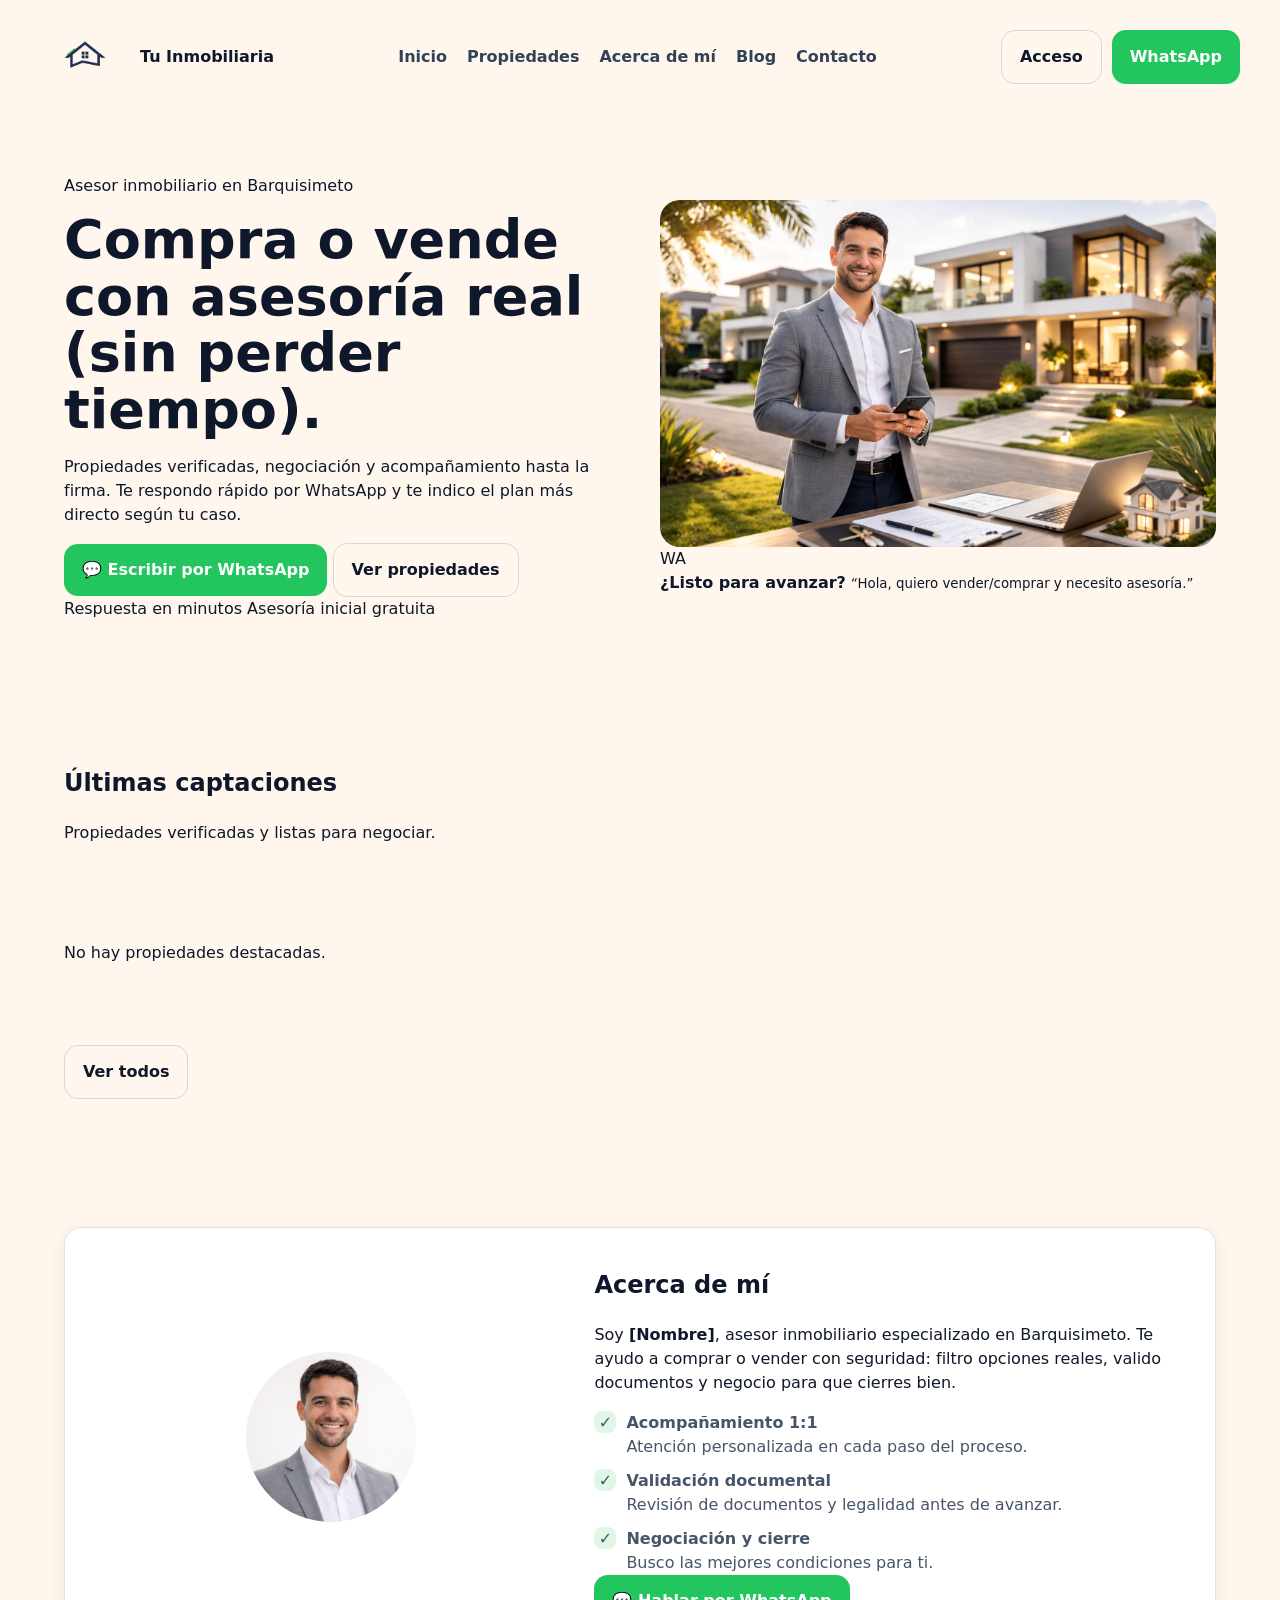
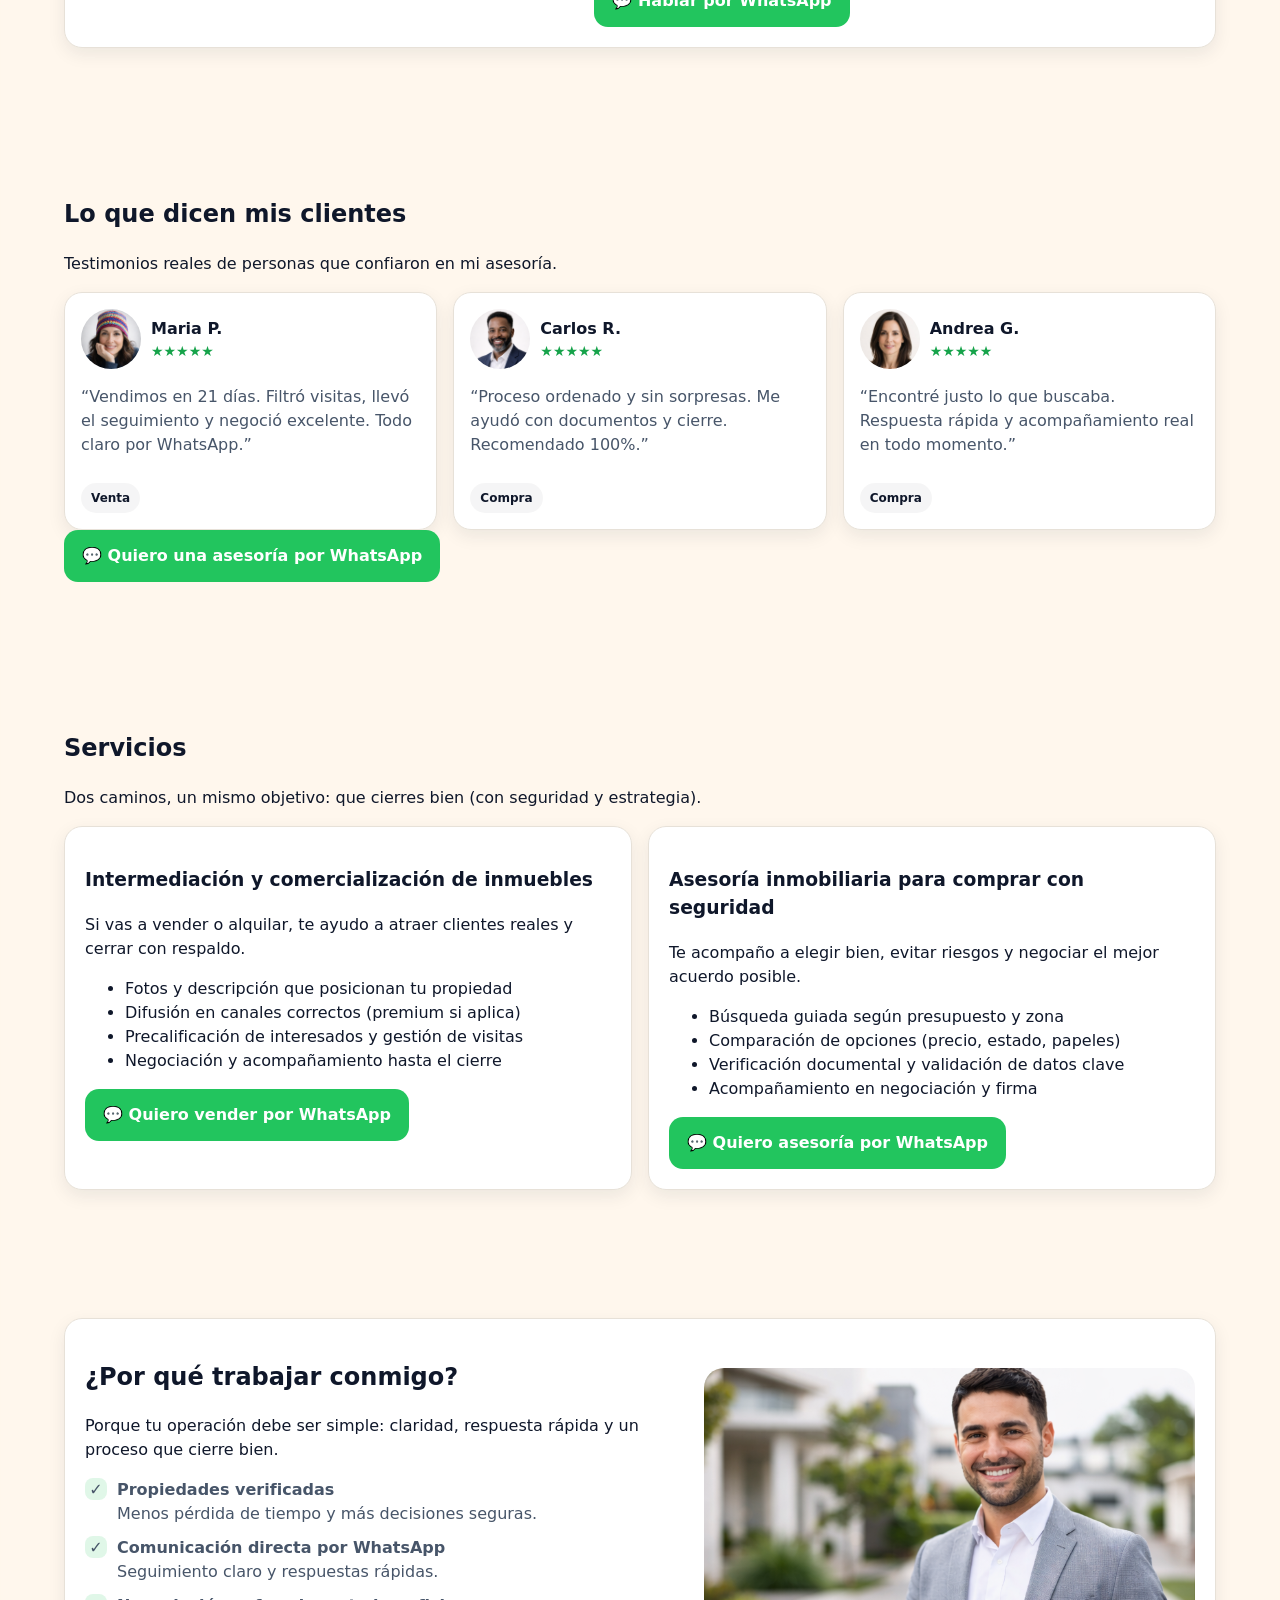
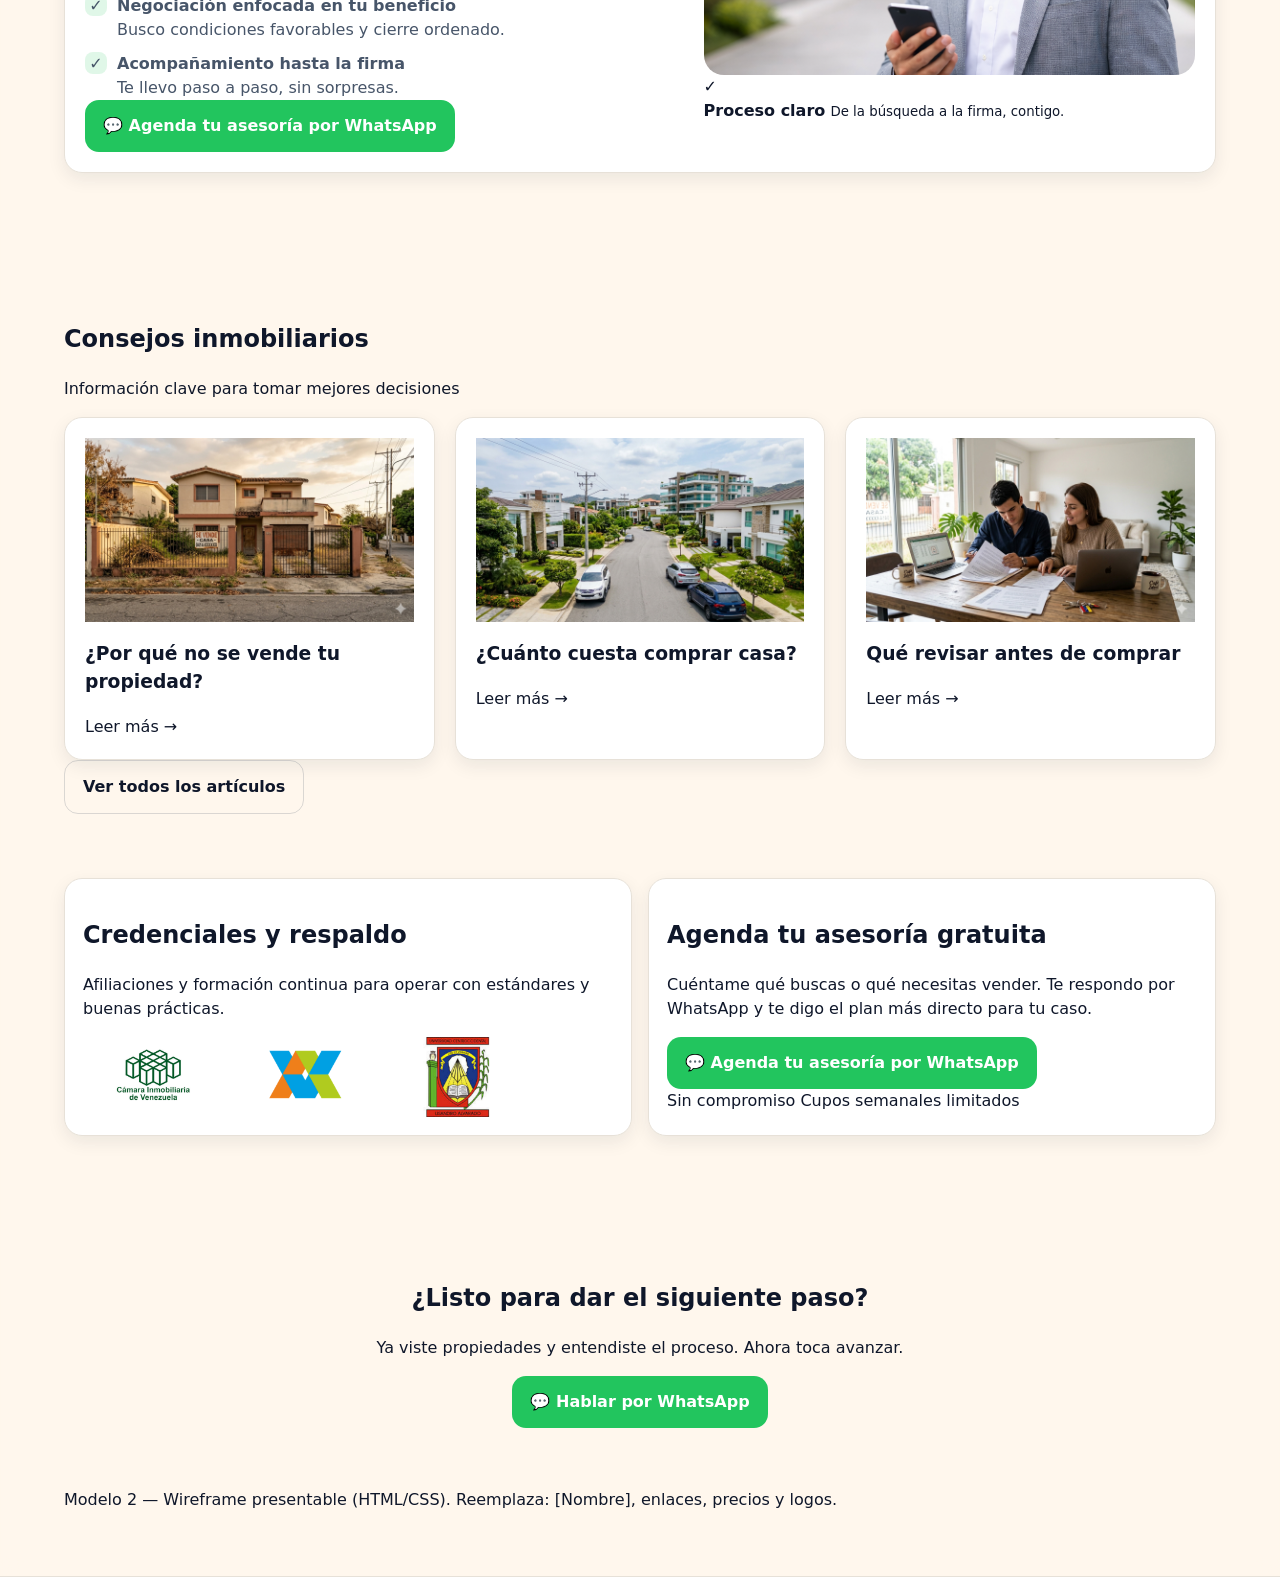
<file: index.html>
<!doctype html>
<html lang="es">
<head>
  <meta charset="utf-8" />
  <meta name="viewport" content="width=device-width,initial-scale=1" />
  <title>Modelo 3 — web Inmobiliaria</title>
  <meta name="description" content="Landing inmobiliaria de alta captación con CTA a WhatsApp." />
<link rel="stylesheet" href="assets/css/base.css">
<link rel="stylesheet" href="assets/css/componentes.css">
<link rel="stylesheet" href="assets/css/listing.css">
<link rel="stylesheet" href="assets/css/responsive.css">
 
</head>

<body>
  <!-- HEADER GLOBAL -->
<header class="header">
  <div class="wrap header-inner">

    <!-- LOGO -->
    <a href="index.html" class="logo">
      <img src="assets/logo.png" alt="Logo">
      <span>Tu Inmobiliaria</span>
    </a>
    <!-- MENU -->
    <nav class="nav">
      <a href="index.html">Inicio</a>
      <a href="listado.html">Propiedades</a>
      <a href="nosotros.html">Acerca de mí</a>
      <a href="blog.html">Blog</a>
      <a href="contacto.html">Contacto</a>
    </nav>

    <!-- CTA + ACCESO -->
    <div class="actions">
<a href="login.html" class="btn btn-ghost">Acceso</a>
<a href="..." class="btn btn-wa">WhatsApp</a>        
      </div>

  </div>

  <!-- 1) HERO -->
  <section class="hero hero-home" id="hero">
    <div class="wrap">
      <div class="hero-grid">
        <div>
          <span class="pill">Asesor inmobiliario en Barquisimeto</span>
          <h1>Compra o vende con asesoría real (sin perder tiempo).</h1>
          <p>Propiedades verificadas, negociación y acompañamiento hasta la firma. Te respondo rápido por WhatsApp y te indico el plan más directo según tu caso.</p>

          <div class="btn-row">
            <a class="btn btn-wa"
               href="https://wa.me/584126563284?text=Hola%2C%20quiero%20una%20asesor%C3%ADa%20inmobiliaria."
               target="_blank" rel="noopener">
              💬 Escribir por WhatsApp
            </a>
            <a class="btn btn-ghost" href="#captaciones">Ver propiedades</a>
          </div>

          <div class="micro">
            <span><i class="dot"></i> Respuesta en minutos</span>
            <span><i class="dot"></i> Asesoría inicial gratuita</span>
          </div>
        </div>

        <div class="hero-visual" role="img" aria-label="Agente inmobiliario atendiendo por WhatsApp">
          <img
  class="hero-img" 
  src="assets/agent-hero.png" 
  alt="Agente inmobiliario en un entorno residencial, usando su teléfono"
  decoding="async"
  >

          <div class="label">
            <div class="wa-bubble">WA</div>
            <div>
              <b>¿Listo para avanzar?</b>
              <small>“Hola, quiero vender/comprar y necesito asesoría.”</small>
            </div>
          </div>
        </div>
      </div>

      <div class="divider"></div>
    </div>
  </section>

  <!-- 2) ÚLTIMAS CAPTACIONES -->
  <section id="captaciones">
    <div class="wrap">
      <h2 class="section-title">Últimas captaciones</h2>
      <p class="section-sub">Propiedades verificadas y listas para negociar.</p>

<section id="featuredProps" class="grid-3"></section>

      <div class="center">
        <!-- ✅ Conecta a listing -->
        <a class="btn btn-ghost" href="listado.html" aria-label="Ver todas las propiedades">Ver todos</a>
      </div>
    </div>
  </section>

  <!-- 3) ACERCA DE -->
  <section id="acerca">
    <div class="wrap">
      <div class="card about">
        <div class="center">
          <img class="agent-photo" src="assets/agent-about.png" alt="Foto del agente inmobiliario" loading="lazy" decoding="async">
        </div>

        <div>
          <h2 class="section-title">Acerca de mí</h2>
          <p class="section-sub">
            Soy <b>[Nombre]</b>, asesor inmobiliario especializado en Barquisimeto. Te ayudo a comprar o vender con seguridad: filtro opciones reales, valido documentos y negocio para que cierres bien.
          </p>

          <ul class="bullets">
            <li><span class="check">✓</span> <span><b>Acompañamiento 1:1</b><br><span class="text-sm">Atención personalizada en cada paso del proceso.</span></span></li>
            <li><span class="check">✓</span> <span><b>Validación documental</b><br><span class="text-sm">Revisión de documentos y legalidad antes de avanzar.</span></span></li>
            <li><span class="check">✓</span> <span><b>Negociación y cierre</b><br><span class="text-sm">Busco las mejores condiciones para ti.</span></span></li>
          </ul>

          <div class="btn-row">
            <a class="btn btn-wa"
               href="https://wa.me/584126563284?text=Hola%2C%20quiero%20una%20asesor%C3%ADa%20inmobiliaria."
               target="_blank" rel="noopener">
              💬 Hablar por WhatsApp
            </a>
          </div>
        </div>
      </div>
    </div>
  </section>

  <!-- 4) PRUEBA SOCIAL -->
  <section id="testimonios">
    <div class="wrap">
      <h2 class="section-title">Lo que dicen mis clientes</h2>
      <p class="section-sub">Testimonios reales de personas que confiaron en mi asesoría.</p>

      <div class="test-grid">
        <div class="card tcard">
          <div class="t-top">
            <img class="t-avatar-img" src="assets/avatar-maria.png" alt="Foto de perfil de María P." loading="lazy"
decoding="async">
            <div>
              <div class="t-name">Maria P.</div>
              <div class="stars">★★★★★</div>
            </div>
          </div>
          <p class="quote">“Vendimos en 21 días. Filtró visitas, llevó el seguimiento y negoció excelente. Todo claro por WhatsApp.”</p>
          <span class="tag">Venta</span>
        </div>

        <div class="card tcard">
          <div class="t-top">
            <img class="t-avatar-img" src="assets/avatar-carlos.png" alt="Foto de perfil de Carlos R." loading="lazy"
decoding="async">
            <div>
              <div class="t-name">Carlos R.</div>
              <div class="stars">★★★★★</div>
            </div>
          </div>
          <p class="quote">“Proceso ordenado y sin sorpresas. Me ayudó con documentos y cierre. Recomendado 100%.”</p>
          <span class="tag">Compra</span>
        </div>

        <div class="card tcard">
          <div class="t-top">
            <img class="t-avatar-img" src="assets/avatar-andrea.png" alt="Foto de perfil de Andrea G." loading="lazy"
decoding="async">
            <div>
             <div class="t-name">Andrea G.</div>
              <div class="stars">★★★★★</div>
            </div>
          </div>
          <p class="quote">“Encontré justo lo que buscaba. Respuesta rápida y acompañamiento real en todo momento.”</p>
          <span class="tag">Compra</span>
        </div>
      </div>

      <div class="center">
        <a class="btn btn-wa"
           href="https://wa.me/584126563284?text=Hola%2C%20quiero%20una%20asesor%C3%ADa%20inmobiliaria."
           target="_blank" rel="noopener">
          💬 Quiero una asesoría por WhatsApp
        </a>
      </div>
    </div>
  </section>

  <!-- 5) SERVICIOS -->
  <section id="servicios">
    <div class="wrap">
      <h2 class="section-title">Servicios</h2>
      <p class="section-sub">Dos caminos, un mismo objetivo: que cierres bien (con seguridad y estrategia).</p>

      <div class="two-col">
        <div class="card svc">
          <h3>Intermediación y comercialización de inmuebles</h3>
          <p>Si vas a vender o alquilar, te ayudo a atraer clientes reales y cerrar con respaldo.</p>
          <ul>
            <li>Fotos y descripción que posicionan tu propiedad</li>
            <li>Difusión en canales correctos (premium si aplica)</li>
            <li>Precalificación de interesados y gestión de visitas</li>
            <li>Negociación y acompañamiento hasta el cierre</li>
          </ul>
          <div class="btn-row">
            <a class="btn btn-wa"
               href="https://wa.me/584126563284?text=Hola%2C%20quiero%20vender%20o%20alquilar%20una%20propiedad."
               target="_blank" rel="noopener">
              💬 Quiero vender por WhatsApp
            </a>
          </div>
        </div>

        <div class="card svc">
          <h3>Asesoría inmobiliaria para comprar con seguridad</h3>
          <p>Te acompaño a elegir bien, evitar riesgos y negociar el mejor acuerdo posible.</p>
          <ul>
            <li>Búsqueda guiada según presupuesto y zona</li>
            <li>Comparación de opciones (precio, estado, papeles)</li>
            <li>Verificación documental y validación de datos clave</li>
            <li>Acompañamiento en negociación y firma</li>
          </ul>
          <div class="btn-row">
            <a class="btn btn-wa"
               href="https://wa.me/584126563284?text=Hola%2C%20quiero%20asesor%C3%ADa%20para%20comprar%20una%20propiedad."
               target="_blank" rel="noopener">
              💬 Quiero asesoría por WhatsApp
            </a>
          </div>
        </div>
      </div>
    </div>
  </section>

  <!-- 6) PROPUESTA DE VALOR -->
  <section id="valor">
    <div class="wrap">
      <div class="card value">
        <div>
          <h2>¿Por qué trabajar conmigo?</h2>
          <p>Porque tu operación debe ser simple: claridad, respuesta rápida y un proceso que cierre bien.</p>
          <ul class="bullets">
            <li><span class="check">✓</span> <span><b>Propiedades verificadas</b><br><span class="text-sm">Menos pérdida de tiempo y más decisiones seguras.</span></span></li>
            <li><span class="check">✓</span> <span><b>Comunicación directa por WhatsApp</b><br><span class="text-sm">Seguimiento claro y respuestas rápidas.</span></span></li>
            <li><span class="check">✓</span> <span><b>Negociación enfocada en tu beneficio</b><br><span class="text-sm">Busco condiciones favorables y cierre ordenado.</span></span></li>
            <li><span class="check">✓</span> <span><b>Acompañamiento hasta la firma</b><br><span class="text-sm">Te llevo paso a paso, sin sorpresas.</span></span></li>
          </ul>

          <div class="btn-row">
            <a class="btn btn-wa"
               href="https://wa.me/584126563284?text=Hola%2C%20quiero%20agendar%20una%20asesor%C3%ADa%20gratuita."
               target="_blank" rel="noopener">
              💬 Agenda tu asesoría por WhatsApp
            </a>
          </div>
        </div>

        <div class="hero-visual" role="img" aria-label="Imagen del agente">
          <img class="hero-img" src="assets/agent-hero2.png" alt="Agente inmobiliario en un entorno residencial" loading="lazy" decoding="async">
          <div class="label">
            <div class="wa-bubble">✓</div>
            <div>
              <b>Proceso claro</b>
              <small>De la búsqueda a la firma, contigo.</small>
            </div>
          </div>
        </div>

      </div>
    </div>
  </section>

  <!-- 7) CONSEJOS INMOBILIARIOS -->
<section class="blog">
  <div class="wrap">

    <h2 class="section-title center">Consejos inmobiliarios</h2>
    <p class="section-sub center">Información clave para tomar mejores decisiones</p>

    <div class="grid-3">

      <article class="card">
        <img src="assets/blog/blog2.jpg" class="blog-img" loading="lazy" decoding="async" alt="Artículo inmobiliario">

        <div class="card-body">
          <h3>¿Por qué no se vende tu propiedad?</h3>
          <a href="por-que-no-se-vende-propiedad-barquisimeto.html" class="link">
            Leer más →
          </a>
        </div>
      </article>

      <article class="card">
        <img src="assets/blog/blog1.jpg" class="blog-img" loading="lazy" decoding="async" alt="Artículo inmobiliario">
        <div class="card-body">
          <h3>¿Cuánto cuesta comprar casa?</h3>
          <a href="cuanto-cuesta-casa-barquisimeto.html" class="link">
            Leer más →
          </a>
        </div>
      </article>

      <article class="card">
        <img src="assets/blog/blog3.jpg" class="blog-img" loading="lazy" decoding="async" alt="Artículo inmobiliario">
        <div class="card-body">
          <h3>Qué revisar antes de comprar</h3>
          <a href="que-revisar-antes-de-comprar-casa-venezuela.html" class="link">
            Leer más →
          </a>
        </div>
      </article>

    </div>

    <div class="center">
      <a href="blog.html" class="btn btn-ghost">
        Ver todos los artículos
      </a>
    </div>

  </div>

  <!-- 7) CREDENCIALES -->
  <section id="cta-final">
    <div class="wrap">
      <div class="two-col">
        <div class="card cred">
          <h2>Credenciales y respaldo</h2>
          <p class="section-sub">Afiliaciones y formación continua para operar con estándares y buenas prácticas.</p>

          <div class="logos" aria-label="Logos de organizaciones">
            <img class="cred-logo" src="assets/cred-camara-inmobiliaria.png" alt="Cámara Inmobiliaria" loading="lazy"
decoding="async">
            <img class="cred-logo" src="assets/cred-asociuven.png" alt="ASOCIUVEN" loading="lazy"
decoding="async">
            <img class="cred-logo" src="assets/cred-ucla.png" alt="Certificación UCLA" loading="lazy"
decoding="async">
          </div>
        </div>

        <div class="card cta-box">
          <h2>Agenda tu asesoría gratuita</h2>
          <p>Cuéntame qué buscas o qué necesitas vender. Te respondo por WhatsApp y te digo el plan más directo para tu caso.</p>
          <div class="btn-row">
            <a class="btn btn-wa"
               href="https://wa.me/584126563284?text=Hola%2C%20quiero%20agendar%20una%20asesor%C3%ADa%20gratuita."
               target="_blank" rel="noopener">
              💬 Agenda tu asesoría por WhatsApp
            </a>
          </div>
          <div class="micro">
            <span><i class="dot"></i> Sin compromiso</span>
            <span><i class="dot"></i> Cupos semanales limitados</span>
          </div>
        </div>
      </div>
    </div>
  </section>

<!-- 8) CTA FINAL -->
  <section class="cta-final">
  <h2>¿Listo para dar el siguiente paso?</h2>
  <p>Ya viste propiedades y entendiste el proceso. Ahora toca avanzar.</p>

  <a href="https://wa.me/584126563284?text=Hola%2C%20quiero%20avanzar"
   class="btn btn-wa">
   💬 Hablar por WhatsApp
</a>
</section>
  <footer>
    <div class="wrap">
      Modelo 2 — Wireframe presentable (HTML/CSS). Reemplaza: [Nombre], enlaces, precios y logos.
    </div>
  </footer>
  <script src="assets/js/home.js"></script>
</body>
</html>
</file>
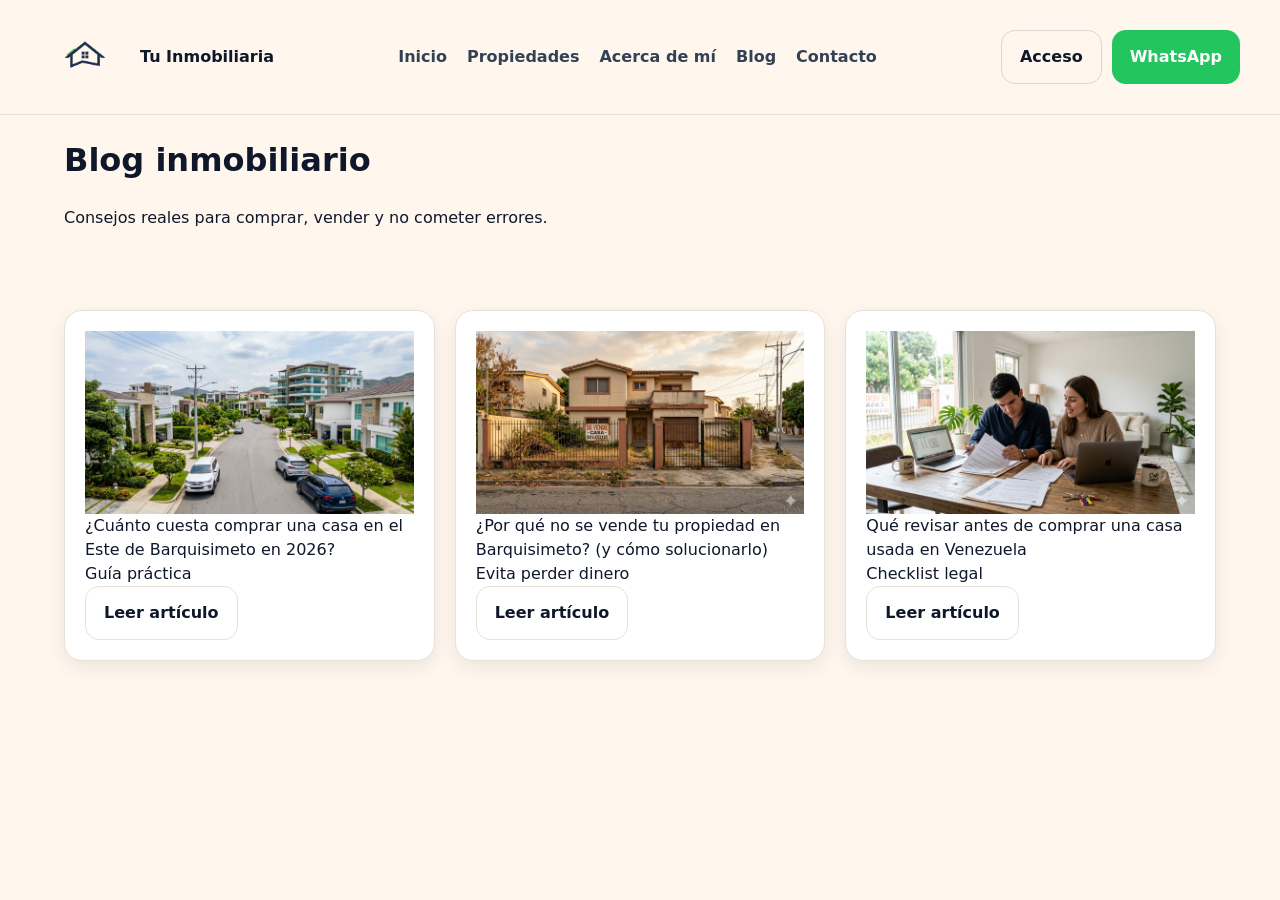
<file: blog.html>
<!doctype html>
<html lang="es">
<head>
  <meta charset="utf-8" />
  <meta name="viewport" content="width=device-width,initial-scale=1" />
  <title>Blog Inmobiliario — Tu Marca</title>
<link rel="stylesheet" href="assets/css/base.css">
<link rel="stylesheet" href="assets/css/componentes.css">
<link rel="stylesheet" href="assets/css/responsive.css">
  
</head>

<body>

<!-- HEADER -->
<header class="header">
  <div class="wrap header-inner">
    <a href="index.html" class="logo">
      <img src="assets/logo.png">
      <span>Tu Inmobiliaria</span>
    </a>

    <nav class="nav">
      <a href="index.html">Inicio</a>
      <a href="listado.html">Propiedades</a>
      <a href="nosotros.html">Acerca de mí</a>
      <a href="blog.html">Blog</a>
      <a href="contacto.html">Contacto</a>
    </nav>
<!-- CTA + ACCESO -->
    <div class="actions">
<a href="login.html" class="btn btn-ghost">Acceso</a>
<a href="https://wa.me/584126563284" class="btn btn-wa">WhatsApp</a>        
      </div>
  </div>
</header>

<!-- HERO -->

<main class="wrap">
    <h1>Blog inmobiliario</h1>
    <p class="sub">Consejos reales para comprar, vender y no cometer errores.</p>
 
<!-- POSTS -->
<section class="grid-3">
  
    <article class="card">
      <img src="assets/blog/blog1.jpg">
      <div class="body">
        <div class="title">¿Cuánto cuesta comprar una casa en el Este de Barquisimeto en 2026?</div>
        <div class="meta">Guía práctica</div>
        <a href="cuanto-cuesta-casa-barquisimeto.html" class="btn">Leer artículo</a>
      </div>
    </article>

    <article class="card">
      <img src="assets/blog/blog2.jpg">
      <div class="body">
        <div class="title">¿Por qué no se vende tu propiedad en Barquisimeto? (y cómo solucionarlo)</div>
        <div class="meta">Evita perder dinero</div>
        <a href="por-que-no-se-vende-propiedad-barquisimeto.html" class="btn">Leer artículo</a>
      </div>
    </article>

    <article class="card">
      <img src="assets/blog/blog3.jpg">
      <div class="body">
        <div class="title">Qué revisar antes de comprar una casa usada en Venezuela</div>
        <div class="meta">Checklist legal</div>
        <a href="que-revisar-antes-de-comprar-casa-venezuela.html" class="btn">Leer artículo</a>
      </div>
    </article>

</section>
</main>

</body>
</html>
</file>
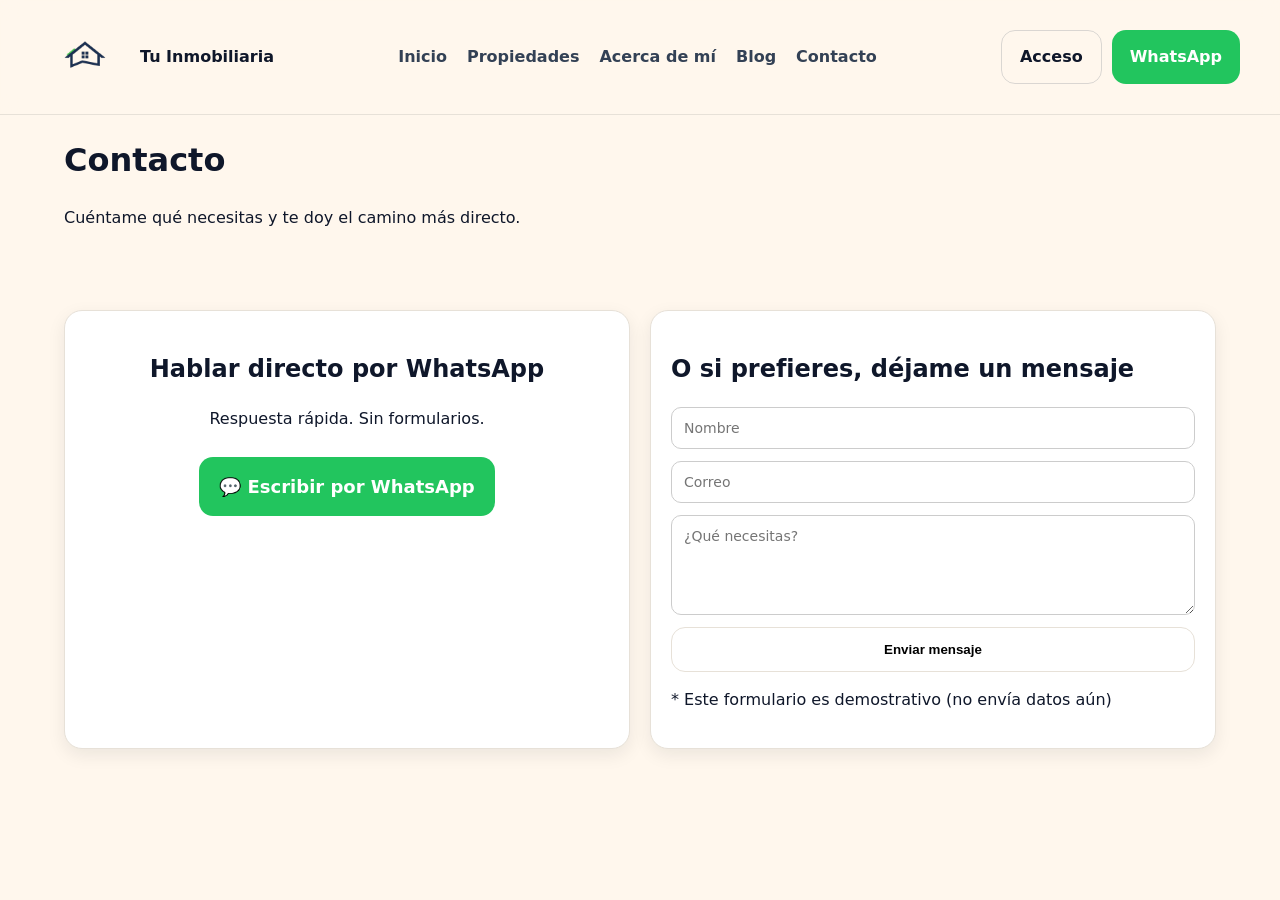
<file: contacto.html>
<!doctype html>
<html lang="es">
<head>
  <meta charset="utf-8" />
  <meta name="viewport" content="width=device-width,initial-scale=1" />
  <title>Contacto — Tu Marca</title>
<link rel="stylesheet" href="assets/css/base.css">
<link rel="stylesheet" href="assets/css/componentes.css">
<link rel="stylesheet" href="assets/css/responsive.css">

</head>

<body>

<!-- HEADER -->
<header class="header">
<div class="wrap header-inner">
    <a href="index.html" class="logo">
      <img src="assets/logo.png">
      <span>Tu Inmobiliaria</span>
    </a>

    <nav class="nav">
      <a href="index.html">Inicio</a>
      <a href="listado.html">Propiedades</a>
      <a href="nosotros.html">Acerca de mí</a>
      <a href="blog.html">Blog</a>
      <a href="contacto.html">Contacto</a>
    </nav>
<!-- CTA + ACCESO -->
    <div class="actions">
<a href="login.html" class="btn btn-ghost">Acceso</a>
<a href="https://wa.me/584126563284" class="btn btn-wa">WhatsApp</a>        
      </div>
  </div>
</header>

<!-- HERO -->
<main class="wrap">
      <h1>Contacto</h1>
    <p class="sub">Cuéntame qué necesitas y te doy el camino más directo.</p>
 
<!-- CONTENIDO -->
<section class="grid">
  
      <!-- WHATSAPP PRIORIDAD -->
    <div class="card wa-box">
      <h2>Hablar directo por WhatsApp</h2>
      <p>Respuesta rápida. Sin formularios.</p>

      <a class="wa-big"
         href="https://wa.me/584126563284?text=Hola%2C%20quiero%20informaci%C3%B3n"
         target="_blank">
        💬 Escribir por WhatsApp
      </a>
    </div>

    <!-- FORMULARIO -->
    <div class="card">
      <h2>O si prefieres, déjame un mensaje</h2>

      <form>
        <input type="text" placeholder="Nombre" required>
        <input type="email" placeholder="Correo" required>
        <textarea placeholder="¿Qué necesitas?"></textarea>

        <button class="btn btn-submit">Enviar mensaje</button>
      </form>

      <p>* Este formulario es demostrativo (no envía datos aún)</p>
    </div>

  </section>
</main>

</body>
</html>
</file>
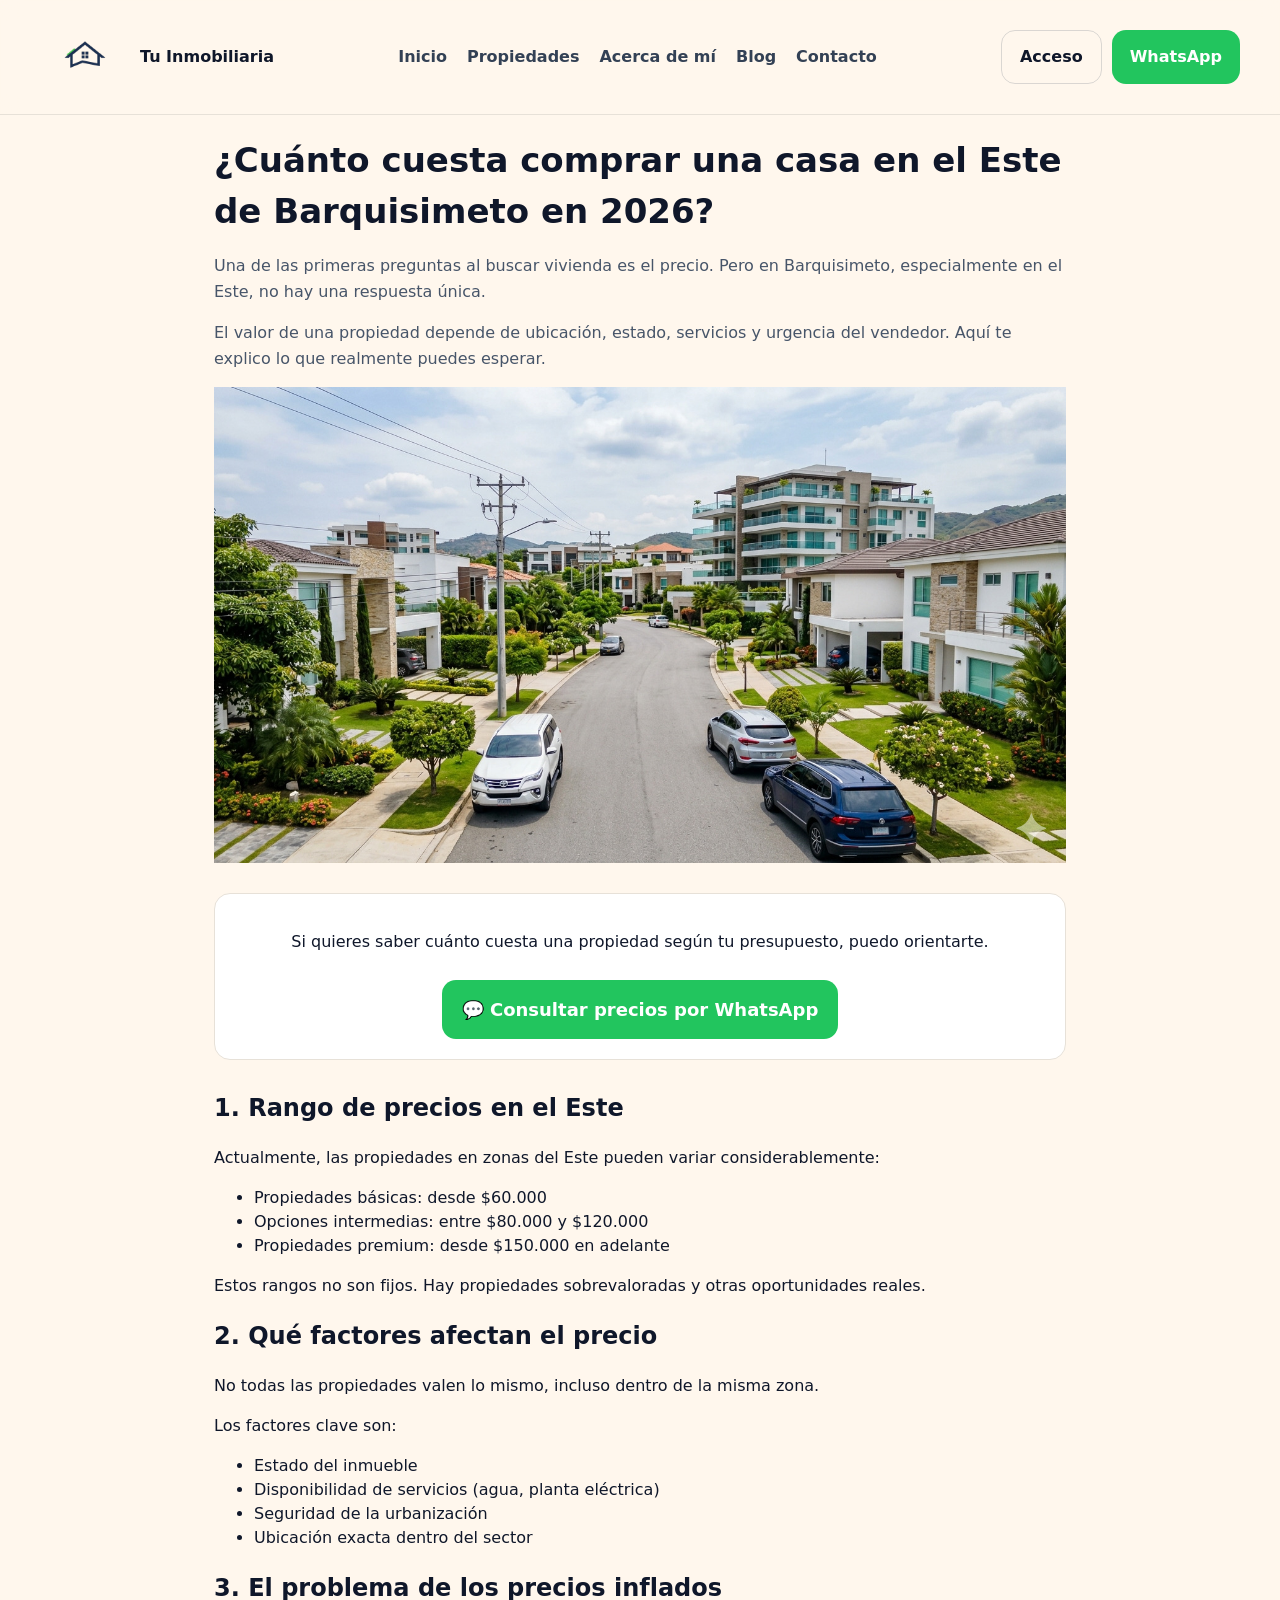
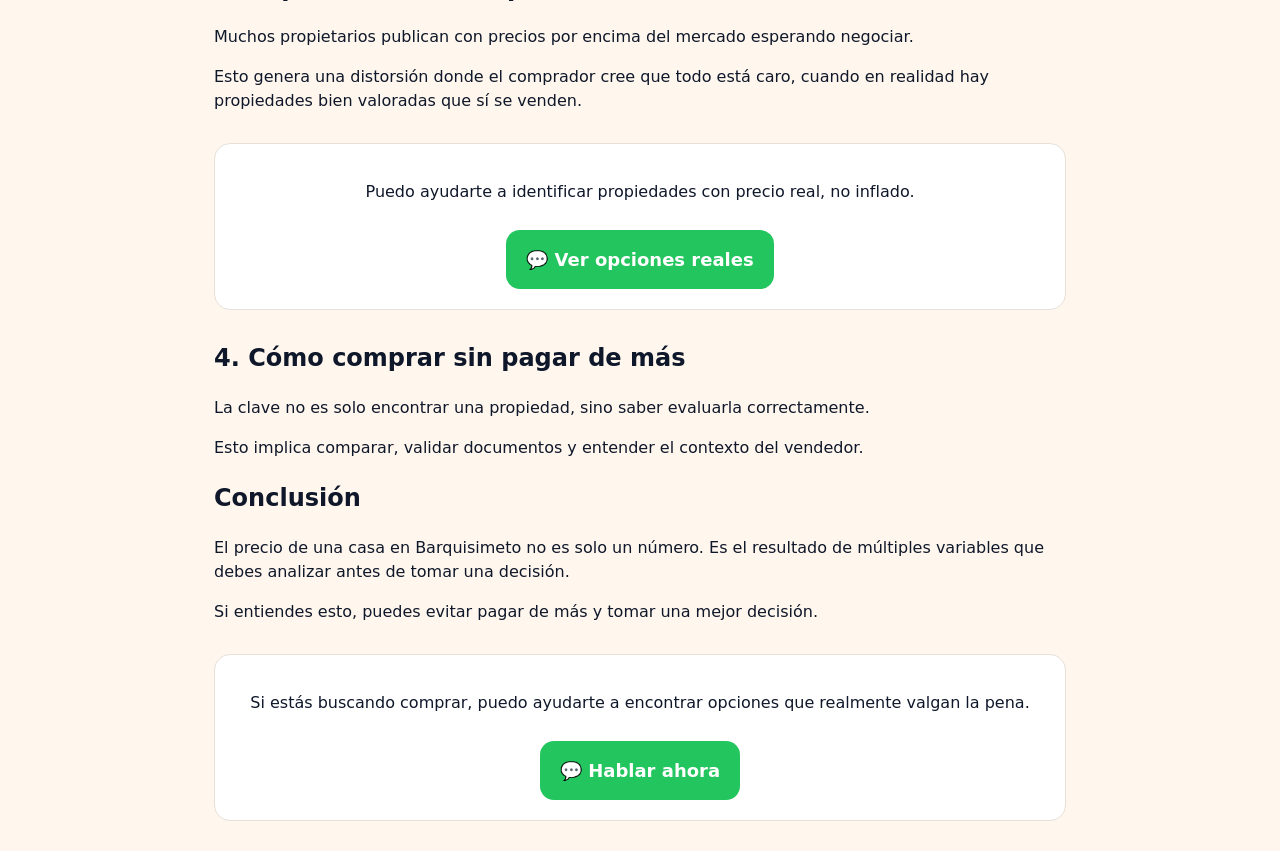
<file: cuanto-cuesta-casa-barquisimeto.html>
<!doctype html>
<html lang="es">
<head>
  <meta charset="utf-8" />
  <meta name="viewport" content="width=device-width,initial-scale=1" />
  <title>¿Cuánto cuesta comprar una casa en el Este de Barquisimeto en 2026? — Tu Marca</title>
<link rel="stylesheet" href="assets/css/styles.css">
 
</head>

<body>

<!-- HEADER -->
<header class="header">
   <div class="wrap header-inner">
    <a href="index.html" class="logo">
      <img src="assets/logo.png">
      <span>Tu Inmobiliaria</span>
    </a>

    <nav class="nav">
      <a href="index.html">Inicio</a>
      <a href="listado.html">Propiedades</a>
      <a href="nosotros.html">Acerca de mí</a>
      <a href="blog.html">Blog</a>
      <a href="contacto.html">Contacto</a>
    </nav>
<!-- CTA + ACCESO -->
    <div class="actions">
<a href="login.html" class="btn btn-ghost">Acceso</a>
<a href="https://wa.me/584126563284" class="btn btn-wa">WhatsApp</a>        
      </div>
  </div>
</header>

<!-- ARTÍCULO -->
<main class="wrap blog-wrap">
 <div class="text-content">
<h1>¿Cuánto cuesta comprar una casa en el Este de Barquisimeto en 2026?</h1>

<p>
Una de las primeras preguntas al buscar vivienda es el precio. 
Pero en Barquisimeto, especialmente en el Este, no hay una respuesta única.
</p>

<p>
El valor de una propiedad depende de ubicación, estado, servicios y urgencia del vendedor.
Aquí te explico lo que realmente puedes esperar.
</p>

<div class="blog-hero">
  <img class="blog-hero-img" src="assets/blog/blog1.jpg" alt="Casas en el este de Barquisimeto">
</div>
  </div>
  
<!-- CTA 1 -->
<div class="cta">
  <p>Si quieres saber cuánto cuesta una propiedad según tu presupuesto, puedo orientarte.</p>
  <a class="wa-big" href="https://wa.me/584126563284" target="_blank">
    💬 Consultar precios por WhatsApp
  </a>
</div>


<h2>1. Rango de precios en el Este</h2>
<p>
Actualmente, las propiedades en zonas del Este pueden variar considerablemente:
</p>

<ul>
  <li>Propiedades básicas: desde $60.000</li>
  <li>Opciones intermedias: entre $80.000 y $120.000</li>
  <li>Propiedades premium: desde $150.000 en adelante</li>
</ul>

<p>
Estos rangos no son fijos. Hay propiedades sobrevaloradas y otras oportunidades reales.
</p>

<h2>2. Qué factores afectan el precio</h2>
<p>
No todas las propiedades valen lo mismo, incluso dentro de la misma zona.
</p>

<p>
Los factores clave son:
</p>

<ul>
  <li>Estado del inmueble</li>
  <li>Disponibilidad de servicios (agua, planta eléctrica)</li>
  <li>Seguridad de la urbanización</li>
  <li>Ubicación exacta dentro del sector</li>
</ul>

<h2>3. El problema de los precios inflados</h2>
<p>
Muchos propietarios publican con precios por encima del mercado esperando negociar.
</p>

<p>
Esto genera una distorsión donde el comprador cree que todo está caro,
cuando en realidad hay propiedades bien valoradas que sí se venden.
</p>

<!-- CTA 2 -->
<div class="cta">
  <p>Puedo ayudarte a identificar propiedades con precio real, no inflado.</p>
  <a class="wa-big" href="https://wa.me/584126563284" target="_blank">
    💬 Ver opciones reales
  </a>
</div>

<h2>4. Cómo comprar sin pagar de más</h2>
<p>
La clave no es solo encontrar una propiedad, sino saber evaluarla correctamente.
</p>

<p>
Esto implica comparar, validar documentos y entender el contexto del vendedor.
</p>

<h2>Conclusión</h2>
<p>
El precio de una casa en Barquisimeto no es solo un número.
Es el resultado de múltiples variables que debes analizar antes de tomar una decisión.
</p>

<p>
Si entiendes esto, puedes evitar pagar de más y tomar una mejor decisión.
</p>

<!-- CTA FINAL -->
<div class="cta">
  <p>Si estás buscando comprar, puedo ayudarte a encontrar opciones que realmente valgan la pena.</p>
  <a class="wa-big" href="https://wa.me/584126563284" target="_blank">
    💬 Hablar ahora
  </a>
</div>
</main>

</body>
</html>
</file>
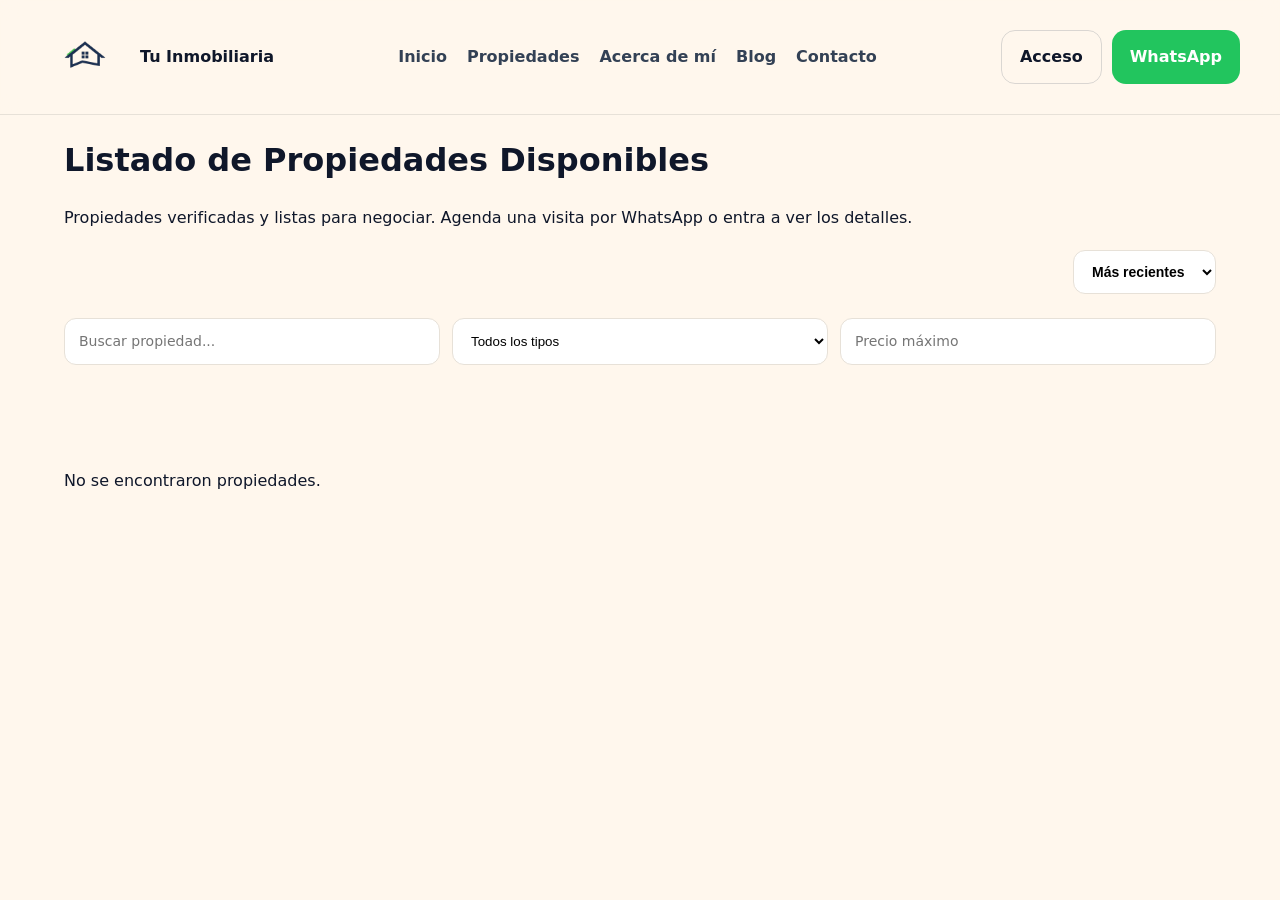
<file: listado.html>
<!doctype html>
<html lang="es">
<head>
  <meta charset="utf-8" />
  <meta name="viewport" content="width=device-width,initial-scale=1" />
  <title>Listado de Propiedades — Tu Marca</title>
<link rel="stylesheet" href="assets/css/base.css">
<link rel="stylesheet" href="assets/css/componentes.css">
<link rel="stylesheet" href="assets/css/listing.css">
<link rel="stylesheet" href="assets/css/responsive.css">
  
</head>
<body>
<header class="header">
  <div class="wrap header-inner">
    <a href="index.html" class="logo">
      <img src="assets/logo.png">
      <span>Tu Inmobiliaria</span>
    </a>

    <nav class="nav">
      <a href="index.html">Inicio</a>
      <a href="listado.html">Propiedades</a>
      <a href="nosotros.html">Acerca de mí</a>
      <a href="blog.html">Blog</a>
      <a href="contacto.html">Contacto</a>
    </nav>
<!-- CTA + ACCESO -->
    <div class="actions">
<a href="login.html" class="btn btn-ghost">Acceso</a>
<a href="https://wa.me/584126563284" class="btn btn-wa">WhatsApp</a>        
      </div>
  </div>
</header>

  <main class="wrap">
    <h1>Listado de Propiedades Disponibles</h1>
    <p class="sub">Propiedades verificadas y listas para negociar. Agenda una visita por WhatsApp o entra a ver los detalles.</p>
    <div class="listing-toolbar">

  <select id="sortProps">

    <option value="recent">
      Más recientes
    </option>

    <option value="low">
      Menor precio
    </option>

    <option value="high">
      Mayor precio
    </option>

  </select>

</div>
<div class="filters">

  <input
    type="text"
    id="searchInput"
    placeholder="Buscar propiedad..."
  >

  <select id="typeFilter">
    <option value="">Todos los tipos</option>
    <option value="Apartamento">Apartamento</option>
    <option value="Casa">Casa</option>
    <option value="Townhouse">Townhouse</option>
    <option value="Local">Local</option>
  </select>

  <input
    type="number"
    id="priceFilter"
    placeholder="Precio máximo"
  >

</div>
    <section id="dynamicProps" class="grid-3">
      
    </section>
<div id="pagination" class="pagination"></div>
    
  </main>

  <script src="assets/js/listado.js"></script>
</body>
</html>
</file>
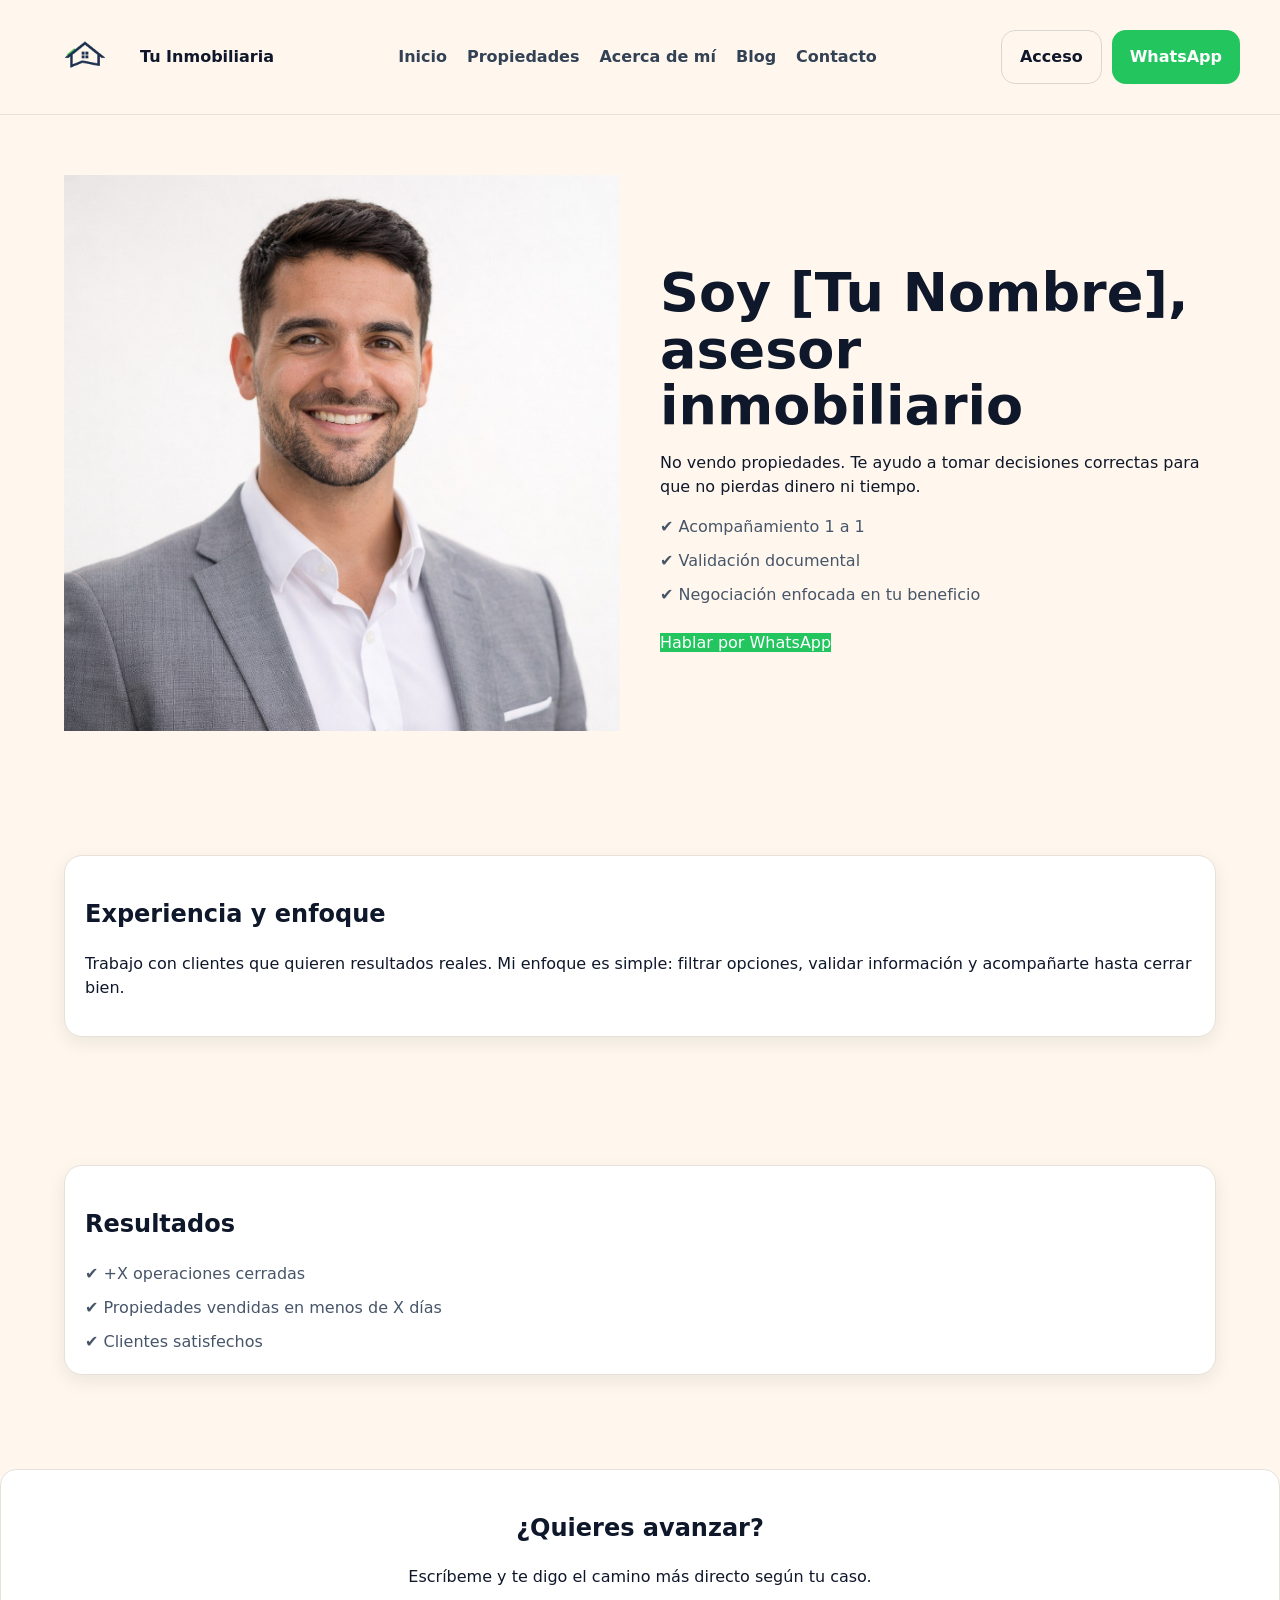
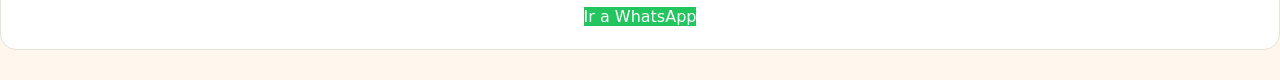
<file: nosotros.html>
<!doctype html>
<html lang="es">
<head>
  <meta charset="utf-8" />
  <meta name="viewport" content="width=device-width,initial-scale=1" />
  <title>Acerca de mí — Tu Marca</title>
<link rel="stylesheet" href="assets/css/base.css">
<link rel="stylesheet" href="assets/css/componentes.css">
<link rel="stylesheet" href="assets/css/responsive.css">


</head>

<body>

<!-- HEADER -->
<header class="header">
  <div class="wrap header-inner">
    <a href="index.html" class="logo">
      <img src="assets/logo.png">
      <span>Tu Inmobiliaria</span>
    </a>

    <nav class="nav">
      <a href="index.html">Inicio</a>
      <a href="listado.html">Propiedades</a>
      <a href="nosotros.html">Acerca de mí</a>
      <a href="blog.html">Blog</a>
      <a href="contacto.html">Contacto</a>
    </nav>
<!-- CTA + ACCESO -->
    <div class="actions">
<a href="login.html" class="btn btn-ghost">Acceso</a>
<a href="..." class="btn btn-wa">WhatsApp</a>        
      </div>
  </div>
</header>

<!-- HERO -->
<section class="hero hero-about">
  <div class="wrap hero-grid">

    <div>
      <img class="about-img" src="assets/agent-about.png" alt="Agente inmobiliario">
    </div>

    <div>
      <h1>Soy [Tu Nombre], asesor inmobiliario</h1>
      <p>No vendo propiedades. Te ayudo a tomar decisiones correctas para que no pierdas dinero ni tiempo.</p>

      <ul class="bullets">
        <li>✔ Acompañamiento 1 a 1</li>
        <li>✔ Validación documental</li>
        <li>✔ Negociación enfocada en tu beneficio</li>
      </ul>

      <br>

      <a class="btn-wa"
         href="https://wa.me/584126563284"
         target="_blank">
        Hablar por WhatsApp
      </a>
    </div>

  </div>
</section>

<!-- EXPERIENCIA -->
<section>
  <div class="wrap">
    <div class="card">
      <h2>Experiencia y enfoque</h2>
      <p>
        Trabajo con clientes que quieren resultados reales. Mi enfoque es simple:
        filtrar opciones, validar información y acompañarte hasta cerrar bien.
      </p>
    </div>
  </div>
</section>

<!-- RESULTADOS -->
<section>
  <div class="wrap">
    <div class="card">
      <h2>Resultados</h2>
      <ul class="bullets">
        <li>✔ +X operaciones cerradas</li>
        <li>✔ Propiedades vendidas en menos de X días</li>
        <li>✔ Clientes satisfechos</li>
      </ul>
    </div>
  </div>
</section>

<!-- CTA FINAL -->
<section class="cta">
  <div class="wrap">
   
  <h2>¿Quieres avanzar?</h2>
  <p>Escríbeme y te digo el camino más directo según tu caso.</p>

  <a class="btn-wa"
     href="https://wa.me/584126563284"
     target="_blank">
    Ir a WhatsApp
  </a> 
    
  </div>
    </section>

</body>
</html>
</file>
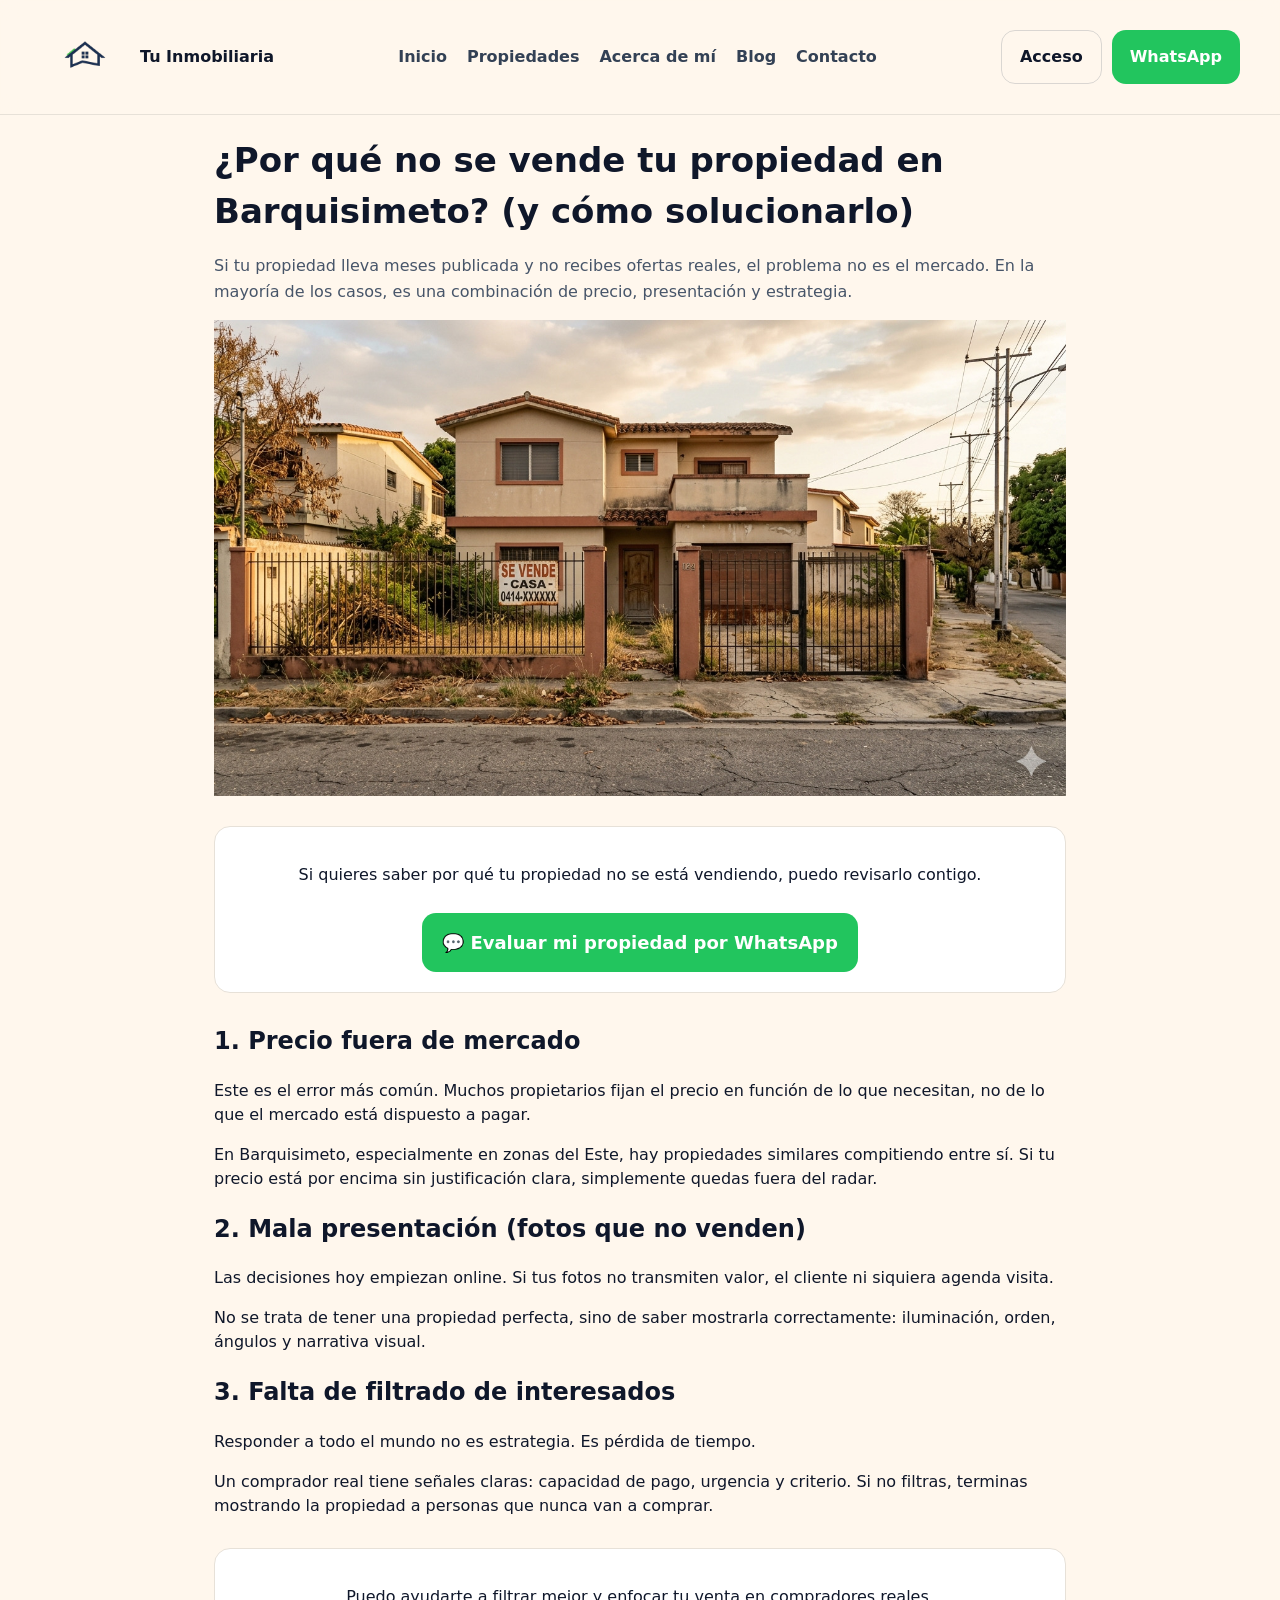
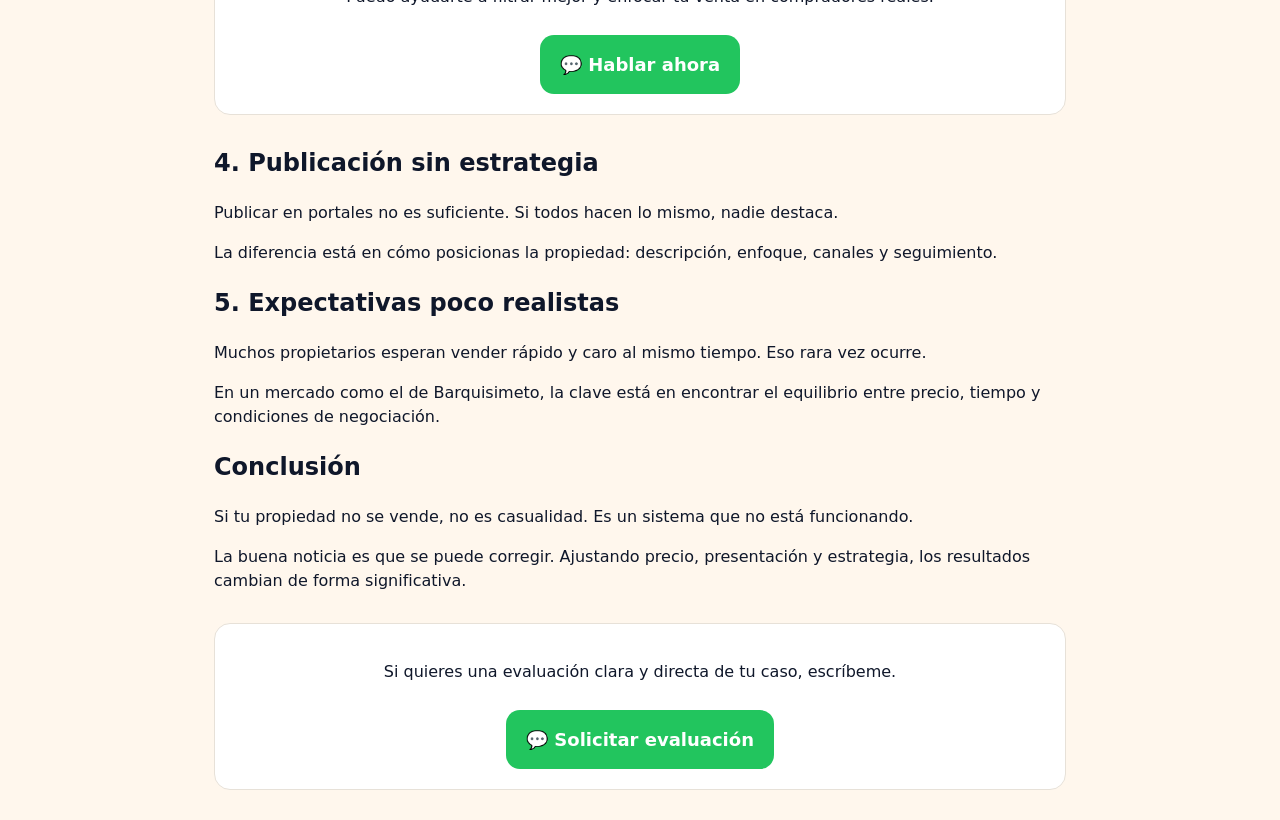
<file: por-que-no-se-vende-propiedad-barquisimeto.html>
<!doctype html>
<html lang="es">
<head>
  <meta charset="utf-8" />
  <meta name="viewport" content="width=device-width,initial-scale=1" />
  <title>¿Por qué no se vende tu propiedad en Barquisimeto? (y cómo solucionarlo) — Tu Marca</title>
<link rel="stylesheet" href="assets/css/styles.css">
</head>

<body>

<!-- HEADER -->
<header class="header">
  <div class="wrap header-inner">
    <a href="index.html" class="logo">
      <img src="assets/logo.png">
      <span>Tu Inmobiliaria</span>
    </a>

    <nav class="nav">
      <a href="index.html">Inicio</a>
      <a href="listado.html">Propiedades</a>
      <a href="nosotros.html">Acerca de mí</a>
      <a href="blog.html">Blog</a>
      <a href="contacto.html">Contacto</a>
    </nav>
<!-- CTA + ACCESO -->
    <div class="actions">
<a href="login.html" class="btn btn-ghost">Acceso</a>
<a href="https://wa.me/584126563284" class="btn btn-wa">WhatsApp</a>        
      </div>
  </div>
</header>

<!-- ARTÍCULO -->
<main class="wrap blog-wrap">
  <div class="text-content">

  <h1>¿Por qué no se vende tu propiedad en Barquisimeto? (y cómo solucionarlo)</h1>

<p>
Si tu propiedad lleva meses publicada y no recibes ofertas reales, el problema no es el mercado.
En la mayoría de los casos, es una combinación de precio, presentación y estrategia.
</p>

<div class="blog-hero">
  <img class="blog-hero-img" src="assets/blog/blog2.jpg" alt="Propiedad en venta en Barquisimeto">
</div>
  </div>
<!-- CTA 1 -->
<div class="cta">
  <p>Si quieres saber por qué tu propiedad no se está vendiendo, puedo revisarlo contigo.</p>
  <a class="wa-big" href="https://wa.me/584126563284" target="_blank">
    💬 Evaluar mi propiedad por WhatsApp
  </a>
</div>

<h2>1. Precio fuera de mercado</h2>
<p>
Este es el error más común. Muchos propietarios fijan el precio en función de lo que necesitan,
no de lo que el mercado está dispuesto a pagar.
</p>

<p>
En Barquisimeto, especialmente en zonas del Este, hay propiedades similares compitiendo entre sí.
Si tu precio está por encima sin justificación clara, simplemente quedas fuera del radar.
</p>

<h2>2. Mala presentación (fotos que no venden)</h2>
<p>
Las decisiones hoy empiezan online. Si tus fotos no transmiten valor, el cliente ni siquiera agenda visita.
</p>

<p>
No se trata de tener una propiedad perfecta, sino de saber mostrarla correctamente:
iluminación, orden, ángulos y narrativa visual.
</p>

<h2>3. Falta de filtrado de interesados</h2>
<p>
Responder a todo el mundo no es estrategia. Es pérdida de tiempo.
</p>

<p>
Un comprador real tiene señales claras: capacidad de pago, urgencia y criterio.
Si no filtras, terminas mostrando la propiedad a personas que nunca van a comprar.
</p>

<!-- CTA 2 -->
<div class="cta">
  <p>Puedo ayudarte a filtrar mejor y enfocar tu venta en compradores reales.</p>
  <a class="wa-big" href="https://wa.me/584126563284" target="_blank">
    💬 Hablar ahora
  </a>
</div>

<h2>4. Publicación sin estrategia</h2>
<p>
Publicar en portales no es suficiente. Si todos hacen lo mismo, nadie destaca.
</p>

<p>
La diferencia está en cómo posicionas la propiedad:
descripción, enfoque, canales y seguimiento.
</p>

<h2>5. Expectativas poco realistas</h2>
<p>
Muchos propietarios esperan vender rápido y caro al mismo tiempo.
Eso rara vez ocurre.
</p>

<p>
En un mercado como el de Barquisimeto, la clave está en encontrar el equilibrio
entre precio, tiempo y condiciones de negociación.
</p>

<h2>Conclusión</h2>
<p>
Si tu propiedad no se vende, no es casualidad. Es un sistema que no está funcionando.
</p>

<p>
La buena noticia es que se puede corregir. Ajustando precio, presentación y estrategia,
los resultados cambian de forma significativa.
</p>

<!-- CTA FINAL -->
<div class="cta">
  <p>Si quieres una evaluación clara y directa de tu caso, escríbeme.</p>
  <a class="wa-big" href="https://wa.me/584126563284" target="_blank">
    💬 Solicitar evaluación
  </a>
</div>
</main>

</body>
</html>
</file>
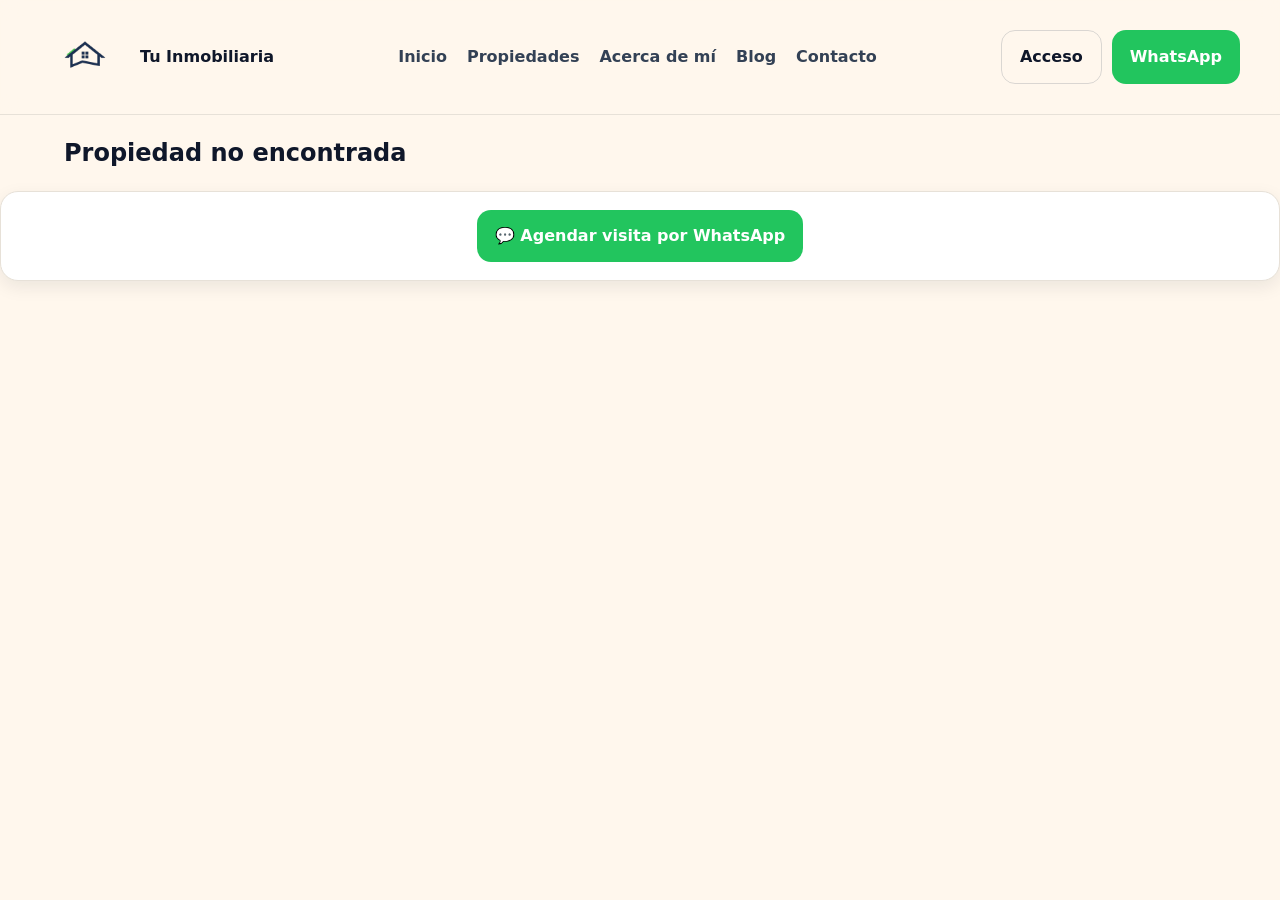
<file: propiedad.html>
<!doctype html>
<html lang="es">
<head>
  <meta charset="utf-8" />
  <meta name="viewport" content="width=device-width,initial-scale=1" />
  <title>Propiedad — Apartamento en el Este</title>
<link rel="stylesheet" href="assets/css/base.css">
<link rel="stylesheet" href="assets/css/componentes.css">
<link rel="stylesheet" href="assets/css/property.css">
<link rel="stylesheet" href="assets/css/responsive.css">
 
</head>

<body>
 <!-- HEADER -->
<header class="header">
   <div class="wrap header-inner">
    <a href="index.html" class="logo">
      <img src="assets/logo.png">
      <span>Tu Inmobiliaria</span>
    </a>

    <nav class="nav">
      <a href="index.html">Inicio</a>
      <a href="listado.html">Propiedades</a>
      <a href="nosotros.html">Acerca de mí</a>
      <a href="blog.html">Blog</a>
      <a href="contacto.html">Contacto</a>
    </nav>
<!-- CTA + ACCESO -->
    <div class="actions">
<a href="login.html" class="btn btn-ghost">Acceso</a>
<a href="https://wa.me/584126563284" class="btn btn-wa">WhatsApp</a>        
      </div>
  </div>
</header>

  <main class="wrap">
    <div class="property-header">
      <div>
        <h1 id="propTitle"></h1>
        <p id="propLocation" class="property-loc"></p>
      </div>
    <div class="property-card">
        <div id="propPrice" class="price-badge"></div>
        <div id="propStatus"></div>
    </div>
    </div>

    <section class="property-grid">
      <!-- Izquierda: imagen + thumbs + descripción + amenidades -->
      <div>
        <div class="card property-card">
          <div class="property-media">
            <img id="mainPhoto" src="" alt="Imagen principal">
          </div>

          <!-- Thumbs (puedes reemplazar por fotos reales interiores cuando las tengas) -->
          <div id="propGallery" class="property-thumbs" aria-label="Galería de imágenes"></div>
        </div>

        <div class="card property-desc">
          <div class="text-content">
          <h3>Descripción</h3>
          <p id="propDescription" class="property-desc"></p>
        </div>
        </div>


        <div class="card property-amen">
          <div class="text-content">
          <h3>Amenidades</h3>
          <div class="chips">
            <span class="chip">🚗 Estacionamiento</span>
            <span class="chip">🛡️ Vigilancia</span>
            <span class="chip">🏋️ Gimnasio</span>
            <span class="chip">🏊 Piscina</span>
            <span class="chip">🎉 Salón de fiestas</span>
            <span class="chip">🌿 Áreas verdes</span>
          </div>
          </div>
        </div>
      
      </div>
      <!-- Derecha: datos básicos + CTA -->
      <aside class="card property-side">
        <h3>Datos básicos</h3>
        <div class="property-basic">
          <div id="propSize"></div>
          <div id="propRooms"></div>
          <div id="propBaths"></div>
        </div>

                <div>
          <a class="btn" href="listado.html">← Volver al listado</a>
        </div>
      </aside>      
    </section>
  </main>
<div class="card cta-card">
  <a id="propWhatsapp" class="btn btn-wa btn-center" target="_blank">
  💬 Agendar visita por WhatsApp
</a>
</div>
  <!-- CTA fijo en móvil -->
  <div class="sticky-cta">
    <div class="wrap">
      <a id="propWhatsappSticky" class="btn btn-wa" target="_blank">
  💬 Agendar visita
</a>
    </div>
  </div>

  <script src="assets/js/propiedad.js"></script>
</body>

</html>
</file>
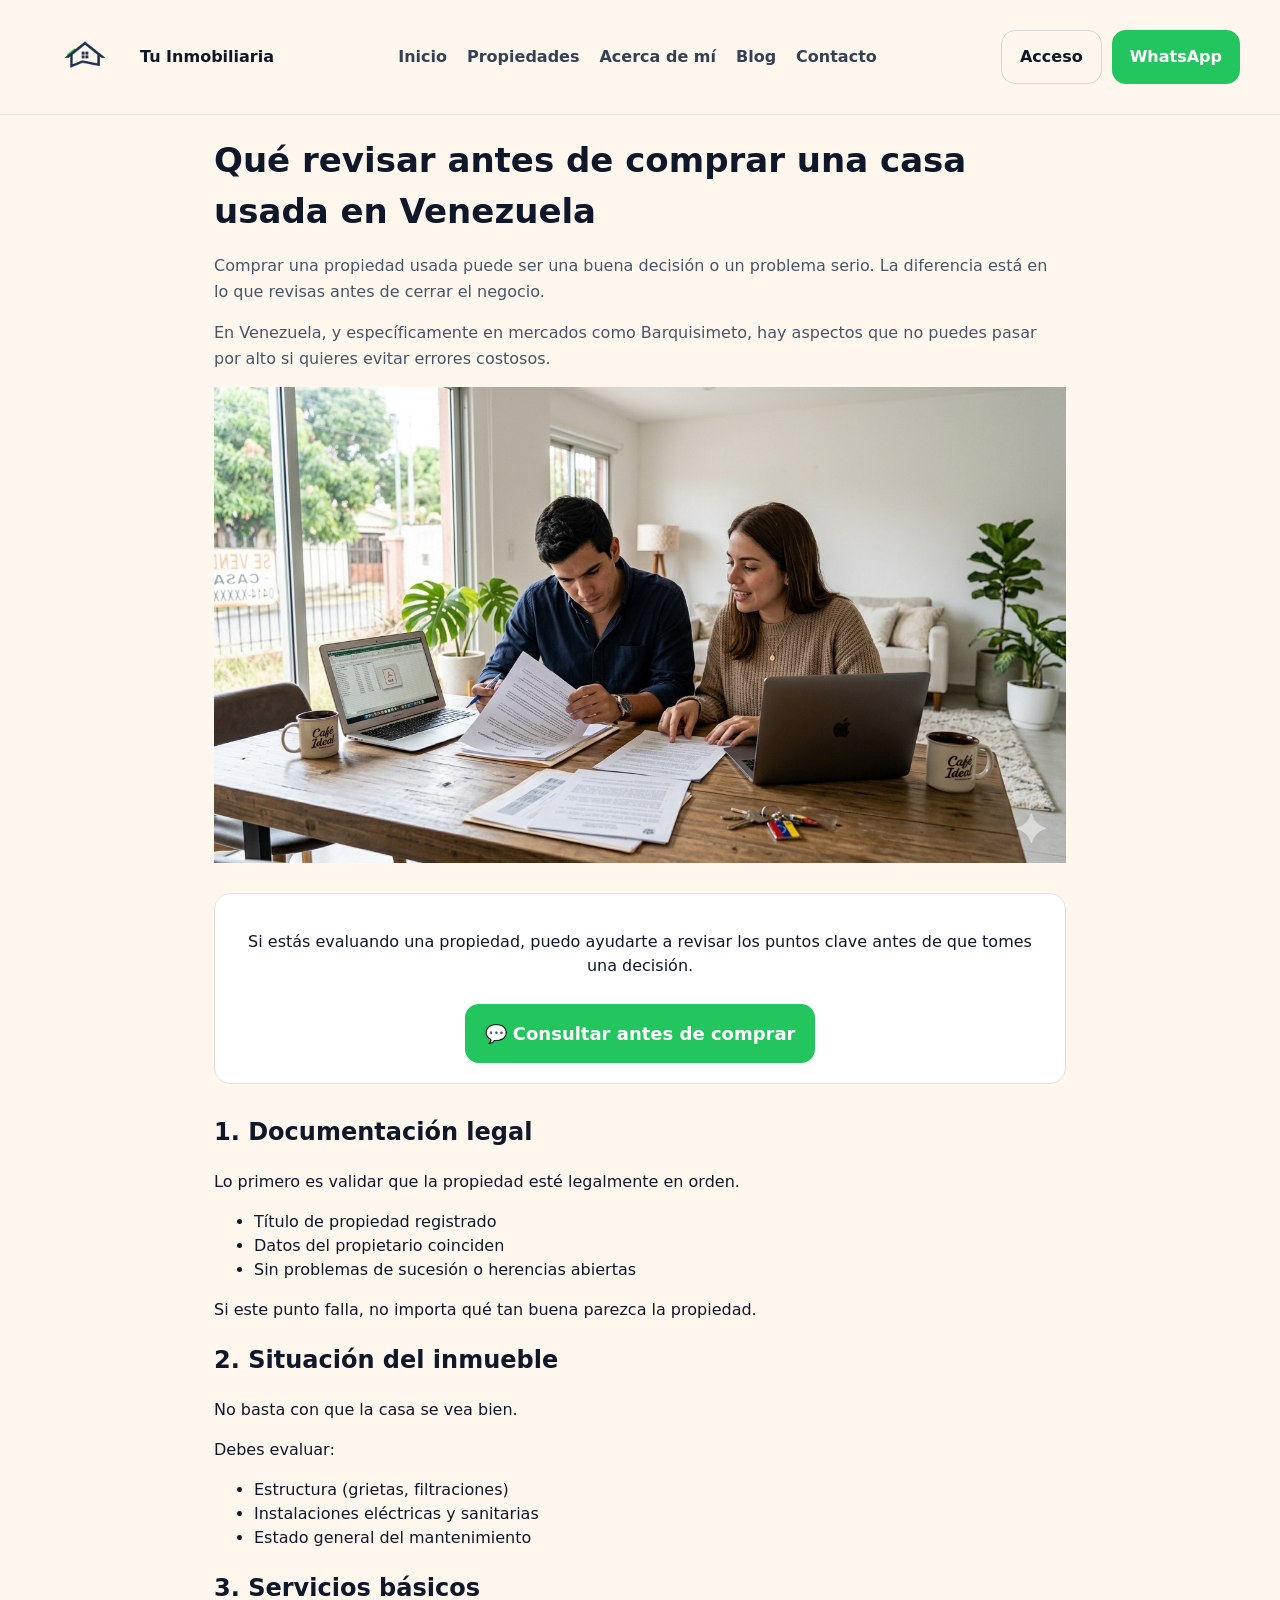
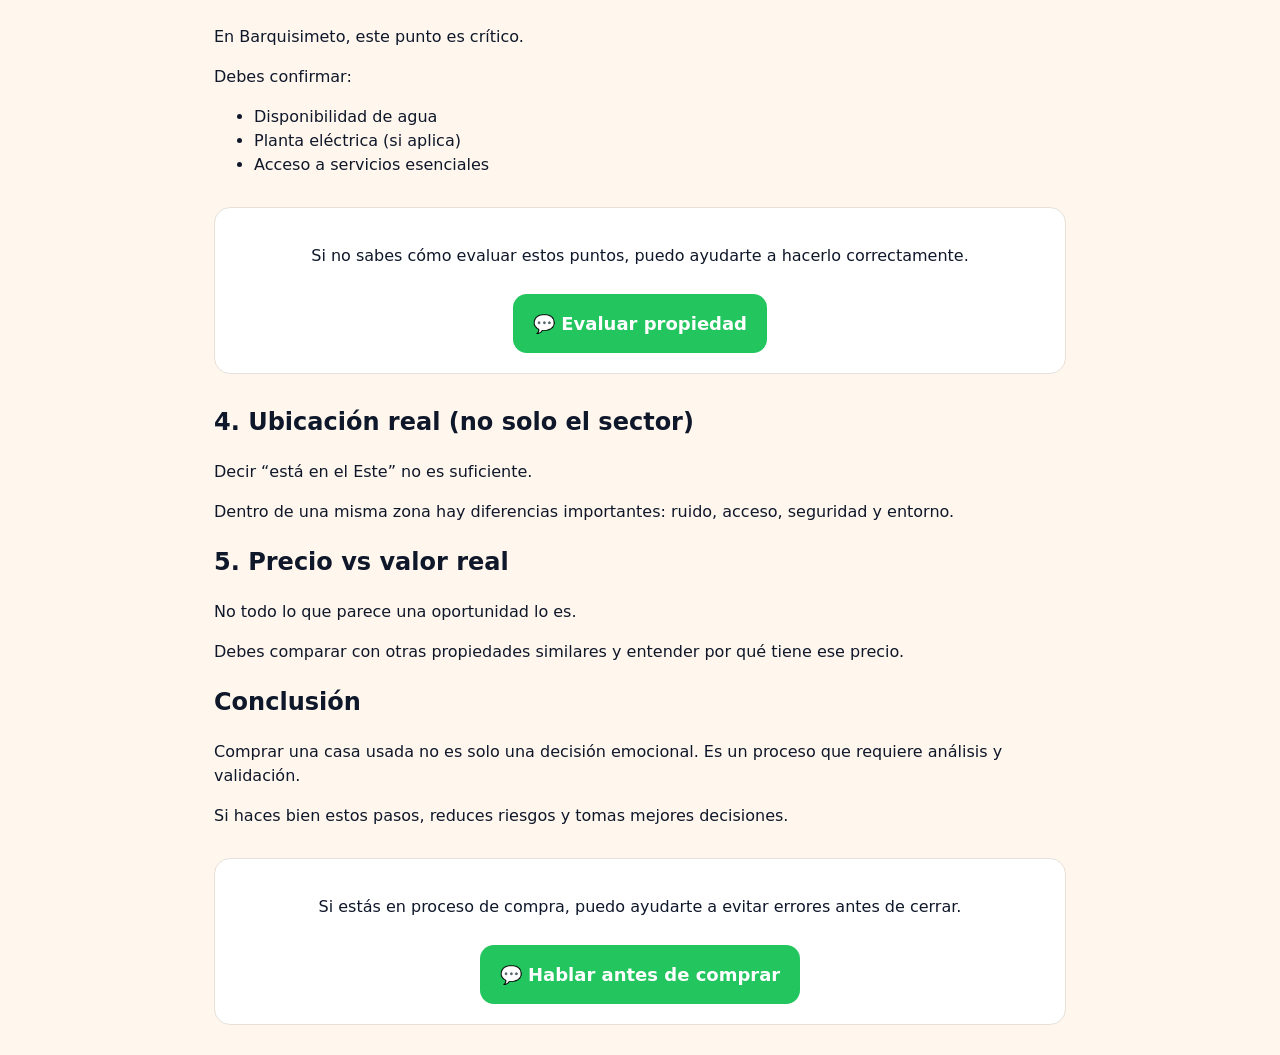
<file: que-revisar-antes-de-comprar-casa-venezuela.html>
<!doctype html>
<html lang="es">
<head>
  <meta charset="utf-8" />
  <meta name="viewport" content="width=device-width,initial-scale=1" />
  <title>Qué revisar antes de comprar una casa usada en Venezuela — Tu Marca</title>
<link rel="stylesheet" href="assets/css/styles.css">
  </head>

<body>

<!-- HEADER -->
<header class="header">
  <div class="wrap header-inner">
    <a href="index.html" class="logo">
      <img src="assets/logo.png">
      <span>Tu Inmobiliaria</span>
    </a>

    <nav class="nav">
      <a href="index.html">Inicio</a>
      <a href="listado.html">Propiedades</a>
      <a href="nosotros.html">Acerca de mí</a>
      <a href="blog.html">Blog</a>
      <a href="contacto.html">Contacto</a>
    </nav>
<!-- CTA + ACCESO -->
    <div class="actions">
<a href="login.html" class="btn btn-ghost">Acceso</a>
<a href="https://wa.me/584126563284" class="btn btn-wa">WhatsApp</a>        
      </div>
  </div>
</header>

<!-- ARTÍCULO -->
<main class="wrap blog-wrap">
  <div class="text-content">

<h1>Qué revisar antes de comprar una casa usada en Venezuela</h1>

<p>
Comprar una propiedad usada puede ser una buena decisión o un problema serio.
La diferencia está en lo que revisas antes de cerrar el negocio.
</p>

<p>
En Venezuela, y específicamente en mercados como Barquisimeto,
hay aspectos que no puedes pasar por alto si quieres evitar errores costosos.
</p>

<div class="blog-hero">
  <img class="blog-hero-img" src="assets/blog/blog3.jpg" alt="Revisión de documentos de propiedad">
</div>
  </div>

<!-- CTA 1 -->
<div class="cta">
  <p>Si estás evaluando una propiedad, puedo ayudarte a revisar los puntos clave antes de que tomes una decisión.</p>
  <a class="wa-big" href="https://wa.me/584126563284" target="_blank">
    💬 Consultar antes de comprar
  </a>
</div>

<h2>1. Documentación legal</h2>
<p>
Lo primero es validar que la propiedad esté legalmente en orden.
</p>

<ul>
  <li>Título de propiedad registrado</li>
  <li>Datos del propietario coinciden</li>
  <li>Sin problemas de sucesión o herencias abiertas</li>
</ul>

<p>
Si este punto falla, no importa qué tan buena parezca la propiedad.
</p>

<h2>2. Situación del inmueble</h2>
<p>
No basta con que la casa se vea bien.
</p>

<p>
Debes evaluar:
</p>

<ul>
  <li>Estructura (grietas, filtraciones)</li>
  <li>Instalaciones eléctricas y sanitarias</li>
  <li>Estado general del mantenimiento</li>
</ul>

<h2>3. Servicios básicos</h2>
<p>
En Barquisimeto, este punto es crítico.
</p>

<p>
Debes confirmar:
</p>

<ul>
  <li>Disponibilidad de agua</li>
  <li>Planta eléctrica (si aplica)</li>
  <li>Acceso a servicios esenciales</li>
</ul>

<!-- CTA 2 -->
<div class="cta">
  <p>Si no sabes cómo evaluar estos puntos, puedo ayudarte a hacerlo correctamente.</p>
  <a class="wa-big" href="https://wa.me/584126563284" target="_blank">
    💬 Evaluar propiedad
  </a>
</div>

<h2>4. Ubicación real (no solo el sector)</h2>
<p>
Decir “está en el Este” no es suficiente.
</p>

<p>
Dentro de una misma zona hay diferencias importantes:
ruido, acceso, seguridad y entorno.
</p>

<h2>5. Precio vs valor real</h2>
<p>
No todo lo que parece una oportunidad lo es.
</p>

<p>
Debes comparar con otras propiedades similares y entender por qué tiene ese precio.
</p>

<h2>Conclusión</h2>
<p>
Comprar una casa usada no es solo una decisión emocional.
Es un proceso que requiere análisis y validación.
</p>

<p>
Si haces bien estos pasos, reduces riesgos y tomas mejores decisiones.
</p>

<!-- CTA FINAL -->
<div class="cta">
  <p>Si estás en proceso de compra, puedo ayudarte a evitar errores antes de cerrar.</p>
  <a class="wa-big" href="https://wa.me/584126563284" target="_blank">
    💬 Hablar antes de comprar
  </a>
</div>  
</main>

</body>
</html>
</file>
<file: assets/css/base.css>
/* =========================
   1. VARIABLES
========================= */
:root{
  --bg:#FFF7ED;
  --card:#FFFFFF;
  --text:#0F172A;
  --muted:#475569;
  --line:#E7E1D8;

  --wa:#22C55E;
  --wa-dark:#16A34A;

  --radius:18px;
  --container:1200px;

  --shadow:0 10px 30px rgba(15,23,42,.08);
  --shadow-sm:0 6px 18px rgba(15,23,42,.08);
}

/* =========================
   2. BASE
========================= */
*{box-sizing:border-box;}

body{
  margin:0;
  font-family:Inter, system-ui, sans-serif;
  color:var(--text);
  background:var(--bg);
  line-height:1.5;
}

a{
  text-decoration:none;
  color:inherit;
}

/* 🔥 FIX GLOBAL IMÁGENES */
img{
  max-width:100%;
  height:auto;
  display:block;
}

/* =========================
   3. LAYOUT
========================= */
.wrap{
  max-width:var(--container);
  margin:0 auto;
  padding:0 24px;
}

main{
  padding:28px 0 96px;
}

section{
  padding:64px 0;
}
</file>
<file: assets/css/componentes.css>
/* GRID - utilidades reutilizables*/
.grid{
  display:grid;
  grid-template-columns:1fr 1fr;
  gap:20px;
}

.grid-3{
  display:grid;
  grid-template-columns:repeat(3,1fr);
  gap:20px;
}

.two-col{
  display:grid;
  grid-template-columns:1fr 1fr;
  gap:16px;
}

/* CARD - Componente reusable.*/
.card{
  background:var(--card);
  border:1px solid var(--line);
  border-radius:var(--radius);
  padding:20px;
  box-shadow:var(--shadow-sm);
  transition:.25s ease;
}
.card:hover{
  transform:translateY(-4px);
}

/* BOTONES - Sistema de botones reusable*/
.btn{
  display:inline-flex;
  align-items:center;
  justify-content:center;
  padding:14px 18px;
  border-radius:14px;
  font-weight:800;
  border:1px solid var(--line);
  background:#fff;
  transition:.2s ease;
}

.btn-wa{
  background:var(--wa);
  color:#fff;
  border:none;
}

.btn-wa:hover{
  background:var(--wa-dark);
}

.btn-ghost{
  background:transparent;
  border:1px solid rgba(71,85,105,.2);
}

.wa-big{
  display:inline-block;
  margin-top:10px;
  padding:16px 20px;
  font-size:18px;
  background:var(--wa);
  color:#fff;
  border-radius:14px;
  font-weight:900;
}

/* Header global compartido */
.header{
  position:sticky;
  top:0;
  z-index:50;
  background:rgba(255,247,237,.85);
  backdrop-filter:blur(10px);
  border-bottom:1px solid var(--line);
}

.header-inner{
  display:flex;
  justify-content:space-between;
  align-items:center;
  gap:20px;
  padding:12px 0;
}

.logo{
  display:flex;
  align-items:center;
  gap:10px;
  font-weight:900;
}

.logo img{
  width:90px;
}

.nav{
  display:flex;
  gap:20px;
}

.nav a{
  font-weight:600;
  color:#334155;
}

.actions{
  display:flex;
  gap:10px;
}

/* Hero reusable entre páginas */
.hero{
  padding:60px 0;
}

.hero h1{
  font-size:54px;
  line-height:1.05;
  margin:14px 0;
}

.hero-grid{
  display:grid;
  grid-template-columns:1fr 1fr;
  gap:40px;
  align-items:center;
}

.hero-img{
  width:100%;
  aspect-ratio:16/10;
  object-fit:cover;
  border-radius:20px;
  display:block;
}
/* HOME - Bloques reutilizables del home */

.about{
  display:grid;
  grid-template-columns:.9fr 1.1fr;
  gap:18px;
  align-items:center;
}

.agent-photo{
  width:170px;
  aspect-ratio:1/1;
  border-radius:50%;
  object-fit:cover;
  margin:auto;
}

/* LISTAS */
.bullets{
  margin:14px 0 0;
  padding:0;
  list-style:none;
  display:grid;
  gap:10px;
}

.bullets li{
  display:flex;
  gap:10px;
  color:var(--muted);
}

.check{
  width:22px;
  height:22px;
  border-radius:8px;
  background:rgba(34,197,94,.14);
  display:grid;
  place-items:center;
  font-weight:900;
}

/* Componentes de blog/article. */

.blog-wrap{
  max-width:900px;
}

.blog-hero-img img{
  width:100%;
  border-radius:20px;
  margin-top:20px;
}

.text-content h1{
  font-size:34px;
  margin:20px 0 10px;
}

.text-content h2{
  margin-top:30px;
}

.text-content p{
  color:var(--muted);
  line-height:1.6;
}

/* Sistema de formularios reusable */
form{
  display:grid;
  gap:12px;
}

input, textarea{
  padding:12px;
  border-radius:10px;
  border:1px solid #ccc;
  font-family:inherit;
  font-size:14px;
}

textarea{
  min-height:100px;
}

/* CTA reusable */

.cta{
  margin:30px 0;
  padding:20px;
  border-radius:16px;
  background:#fff;
  border:1px solid var(--line);
  text-align:center;
}

/* Testimonios reutilizables */

.test-grid{
  display:grid;
  grid-template-columns:repeat(3,1fr);
  gap:16px;
}

.tcard{padding:16px}

.t-top{
  display:flex;
  gap:10px;
  align-items:center;
  margin-bottom:10px;
}

.t-avatar-img{
  width:60px;
  height:60px;
  border-radius:50%;
  object-fit:cover;
}

.t-name{font-weight:900}

.stars{
  color:#16A34A;
  font-size:14px;
}

.tag{
  display:inline-flex;
  padding:6px 10px;
  border-radius:999px;
  background:rgba(15,23,42,.04);
  font-size:12px;
  font-weight:800;
  margin-top:10px;
}

.quote{
  color:var(--muted);
}

/* Secciones reutilizables */
.value{
  display:grid;
  grid-template-columns:1.1fr .9fr;
  gap:18px;
  align-items:center;
}

.cred{padding:18px}

.logos{
  display:flex;
  gap:12px;
  flex-wrap:wrap;
}

.cred-logo{
  width:140px;
  height:80px;
  object-fit:contain;
}

.cta-box{
  padding:18px;
}

.cta-final{
  text-align:center;
  padding:60px 0;
}

/* WHATSAPP BOX */
.wa-box{
  text-align:center;
}
</file>
<file: assets/css/listing.css>
/* FILTROS DE LISTADO */
.filters{
  display:grid;
  grid-template-columns:repeat(3,1fr);
  gap:12px;
  margin:24px 0;
}

.filters input,
.filters select{
  width:100%;
  padding:14px;
  border:1px solid var(--line);
  border-radius:12px;
  background:#fff;
}

/* BADGE - Relacionado al listing/cards */
.status-badge{
  display:inline-block;
  padding:6px 10px;
  border-radius:999px;
  font-size:12px;
  font-weight:700;
  margin-bottom:10px;
}

.status-Disponible{
  background:#DCFCE7;
  color:#166534;
}

.status-Reservado{
  background:#FEF3C7;
  color:#92400E;
}

.status-Vendido{
  background:#FEE2E2;
  color:#991B1B;
}

/*=== LISTING TOOLBAR DE LISTADO===*/
.listing-toolbar{
  display:flex;
  justify-content:flex-end;
  margin:20px 0;
}

.listing-toolbar select{
  padding:12px 14px;
  border-radius:12px;
  border:1px solid var(--line);
  background:#fff;
  font-size:14px;
  font-weight:600;
}

/*=== Paginacion de listado ===*/
.pagination{
  display:flex;
  justify-content:center;
  gap:10px;
  margin-top:40px;
  flex-wrap:wrap;
}

.pagination button{
  padding:10px 14px;
  border:none;
  border-radius:10px;
  background:#fff;
  border:1px solid var(--line);
  cursor:pointer;
  font-weight:700;
}

.pagination button.active{
  background:var(--wa);
  color:#fff;
  border-color:var(--wa);
}
</file>
<file: assets/css/responsive.css>
/* =========================
   12. RESPONSIVE
========================= */
@media(max-width:980px){
  .grid,
  .grid-3,
  .two-col,
  .hero-grid,
  .test-grid,
  .property-grid,
  .value{
    grid-template-columns:1fr;
  }
  .about{
    grid-template-columns:1fr;
  }

  .hero h1{
    font-size:40px;
  }

  .nav{
    display:none;
  }

  section{
    padding:56px 0;
  } 
  
   .sticky-cta{
    display:block;
  }
}

@media(max-width:768px){

  .wrap{
    padding:0 16px;
  }

}
</file>
<file: assets/css/styles.css>
/* =========================
   1. VARIABLES
========================= */
:root{
  --bg:#FFF7ED;
  --card:#FFFFFF;
  --text:#0F172A;
  --muted:#475569;
  --line:#E7E1D8;

  --wa:#22C55E;
  --wa-dark:#16A34A;

  --radius:18px;
  --container:1200px;

  --shadow:0 10px 30px rgba(15,23,42,.08);
  --shadow-sm:0 6px 18px rgba(15,23,42,.08);
}

/* =========================
   2. BASE
========================= */
*{box-sizing:border-box;}

body{
  margin:0;
  font-family:Inter, system-ui;
  color:var(--text);
  background:var(--bg);
  line-height:1.5;
}

a{
  text-decoration:none;
  color:inherit;
}

/* 🔥 FIX GLOBAL IMÁGENES */
img{
  max-width:100%;
  height:auto;
  display:block;
  image-rendering:auto;
}
/* 🔥 FIX CARDS INMOBILIARIAS */
.img{
  width:100%;
  aspect-ratio:16/10;
  object-fit:cover;
  display:block;
}

/* =========================
   3. LAYOUT
========================= */
.wrap{
  max-width:var(--container);
  margin:0 auto;
  padding:0 24px;
}

main{
  padding:28px 0 96px;
}

section{
  padding:64px 0;
}

/* =========================
   4. GRID
========================= */
.grid{
  display:grid;
  grid-template-columns:1fr 1fr;
  gap:20px;
}

.grid-3{
  display:grid;
  grid-template-columns:repeat(3,1fr);
  gap:20px;
}

.two-col{
  display:grid;
  grid-template-columns:1fr 1fr;
  gap:16px;
}

/* =========================
   5. COMPONENTES
========================= */

/* CARD */
.card{
  background:var(--card);
  border:1px solid var(--line);
  border-radius:var(--radius);
  padding:20px;
  box-shadow:var(--shadow-sm);
  transition:.25s ease;
}
.card:hover{
  transform:translateY(-4px);
}

/* BOTONES */
.btn{
  display:inline-flex;
  align-items:center;
  justify-content:center;
  padding:14px 18px;
  border-radius:14px;
  font-weight:800;
  border:1px solid var(--line);
  background:#fff;
  transition:.2s ease;
}

.btn-wa{
  background:var(--wa);
  color:#fff;
  border:none;
}

.btn-wa:hover{
  background:var(--wa-dark);
}

.btn-ghost{
  background:transparent;
  border:1px solid rgba(71,85,105,.2);
}

/* BOTÓN GRANDE */
.wa-big{
  display:inline-block;
  margin-top:10px;
  padding:16px 20px;
  font-size:18px;
  background:var(--wa);
  color:#fff;
  border-radius:14px;
  font-weight:900;
}

/* =========================
   6. HEADER
========================= */
.header{
  position:sticky;
  top:0;
  z-index:50;
  background:rgba(255,247,237,.85);
  backdrop-filter:blur(10px);
  border-bottom:1px solid var(--line);
}

.header-inner{
  display:flex;
  justify-content:space-between;
  align-items:center;
  gap:20px;
  padding:12px 0;
}

.logo{
  display:flex;
  align-items:center;
  gap:10px;
  font-weight:900;
}

.logo img{
  width:90px;
}

.nav{
  display:flex;
  gap:20px;
}

.nav a{
  font-weight:600;
  color:#334155;
}

.actions{
  display:flex;
  gap:10px;
}

/* =========================
   7. HERO
========================= */
.hero{
  padding:60px 0;
}

.hero h1{
  font-size:54px;
  line-height:1.05;
  margin:14px 0;
}

.hero-grid{
  display:grid;
  grid-template-columns:1fr 1fr;
  gap:40px;
  align-items:center;
}

.hero-img{
  width:100%;
  aspect-ratio:16/10;
  object-fit:cover;
  border-radius:20px;
  display:block;
}
/* =========================
   8. HOME
========================= */

/* ABOUT */
.about{
  display:grid;
  grid-template-columns:.9fr 1.1fr;
  gap:18px;
  align-items:center;
}

.agent-photo{
  width:170px;
  aspect-ratio:1/1;
  border-radius:50%;
  object-fit:cover;
  margin:auto;
}

/* LISTAS */
.bullets{
  margin:14px 0 0;
  padding:0;
  list-style:none;
  display:grid;
  gap:10px;
}

.bullets li{
  display:flex;
  gap:10px;
  color:var(--muted);
}

.check{
  width:22px;
  height:22px;
  border-radius:8px;
  background:rgba(34,197,94,.14);
  display:grid;
  place-items:center;
  font-weight:900;
}

/* =========================
   9. BLOG
========================= */

.blog-wrap{
  max-width:900px;
}

.blog-hero-img img{
  width:100%;
  border-radius:20px;
  margin-top:20px;
}

/* TEXTO CONTROLADO */
.text-content h1{
  font-size:34px;
  margin:20px 0 10px;
}

.text-content h2{
  margin-top:30px;
}

.text-content p{
  color:var(--muted);
  line-height:1.6;
}

/* =========================
   10. FORMULARIO (CONTACTO)
========================= */
form{
  display:grid;
  gap:12px;
}

input, textarea{
  padding:12px;
  border-radius:10px;
  border:1px solid #ccc;
  font-family:inherit;
  font-size:14px;
}

textarea{
  min-height:100px;
}

/* =========================
   11. CTA
========================= */
.cta{
  margin:30px 0;
  padding:20px;
  border-radius:16px;
  background:#fff;
  border:1px solid var(--line);
  text-align:center;
}

/* =========================
   12. RESPONSIVE
========================= */
@media(max-width:980px){
  .grid,
  .grid-3,
  .two-col,
  .hero-grid,
  .about{
    grid-template-columns:1fr;
  }

  .hero h1{
    font-size:40px;
  }

  .nav{
    display:none;
  }

  section{
    padding:56px 0;
  }  
}

/* =========================
   EXTRA MIGRACIÓN FALTANTE
========================= */

/* TESTIMONIOS */
.test-grid{
  display:grid;
  grid-template-columns:repeat(3,1fr);
  gap:16px;
}

.tcard{padding:16px}

.t-top{
  display:flex;
  gap:10px;
  align-items:center;
  margin-bottom:10px;
}

.t-avatar-img{
  width:60px;
  height:60px;
  border-radius:50%;
  object-fit:cover;
}

.t-name{font-weight:900}

.stars{
  color:#16A34A;
  font-size:14px;
}

.tag{
  display:inline-flex;
  padding:6px 10px;
  border-radius:999px;
  background:rgba(15,23,42,.04);
  font-size:12px;
  font-weight:800;
  margin-top:10px;
}

.quote{
  color:var(--muted);
}

/* PROPUESTA DE VALOR */
.value{
  display:grid;
  grid-template-columns:1.1fr .9fr;
  gap:18px;
  align-items:center;
}

.cred{padding:18px}

.logos{
  display:flex;
  gap:12px;
  flex-wrap:wrap;
}

.cred-logo{
  width:140px;
  height:80px;
  object-fit:contain;
}

.cta-box{
  padding:18px;
}

.cta-final{
  text-align:center;
  padding:60px 0;
}

/* WHATSAPP BOX */
.wa-box{
  text-align:center;
}

/* =========================
   SINGLE PROPIEDAD
========================= */

.property-header{
  display:flex;
  justify-content:space-between;
  flex-wrap:wrap;
}

.property-grid{
  display:grid;
  grid-template-columns:1.25fr .75fr;
  gap:16px;
}

.property-media{
  border-radius:16px;
  overflow:hidden;
}

.property-media img{
  width:100%;
  aspect-ratio:16/10;
  object-fit:cover;
  display:block;
}

.property-thumbs{
  display:grid;
  grid-template-columns:repeat(4,1fr);
  gap:10px;
  margin-top:12px;
}

.property-thumbs img{
  width: 100%;
  aspect-ratio:1/1;
  border-radius:12px;
  object-fit:cover;
  cursor:pointer;
  }

.property-side{
  padding:16px;
}

.property-basic{
  display:grid;
  gap:10px;
  color:var(--muted);
}

.property-desc,
.property-amen{
  padding:18px;
}
.price-badge{background:rgba(22,163,74,.15);
border:1px solid rgba(22,163,74,.25);color:#166534;
padding:10px 14px;
border-radius:14px;font-weight:900;font-size:18px}

.chips{
  display:flex;
  flex-wrap:wrap;
  gap:10px;
}

.chip{
  padding:10px 12px;
  border-radius:999px;
  background:#fff;
  border:1px solid var(--line);
  font-size:13px;
  font-weight:500;   
}

.cta-card{
  padding:18px;
  text-align:center;
}

/* CTA fijo */
.sticky-cta{
  position:fixed;
  bottom:0;
  left:0;
  right:0;
  display:none;
}

/*==== FILTROS DE PROPIEDADES====*/
.filters{
  display:grid;
  grid-template-columns:repeat(3,1fr);
  gap:12px;
  margin:24px 0;
}

.filters input,
.filters select{
  width:100%;
  padding:14px;
  border:1px solid var(--line);
  border-radius:12px;
  background:#fff;
}

/*==== BADGE PROPIEDADES====*/
.status-badge{
  display:inline-block;
  padding:6px 10px;
  border-radius:999px;
  font-size:12px;
  font-weight:700;
  margin-bottom:10px;
}

/* disponible */
.status-Disponible{
  background:#DCFCE7;
  color:#166534;
}

/* reservado */
.status-Reservado{
  background:#FEF3C7;
  color:#92400E;
}

/* vendido */
.status-Vendido{
  background:#FEE2E2;
  color:#991B1B;
}

/*=== LISTING TOOLBAR DE PROPIEDADES===*/
.listing-toolbar{
  display:flex;
  justify-content:flex-end;
  margin:20px 0;
}

.listing-toolbar select{
  padding:12px 14px;
  border-radius:12px;
  border:1px solid var(--line);
  background:#fff;
  font-size:14px;
  font-weight:600;
}

/*=== Paginacion de listado ===*/
.pagination{
  display:flex;
  justify-content:center;
  gap:10px;
  margin-top:40px;
  flex-wrap:wrap;
}

.pagination button{
  padding:10px 14px;
  border:none;
  border-radius:10px;
  background:#fff;
  border:1px solid var(--line);
  cursor:pointer;
  font-weight:700;
}

.pagination button.active{
  background:var(--wa);
  color:#fff;
  border-color:var(--wa);
}
/* =========================
   RESPONSIVE EXTRA
========================= */

@media(max-width:980px){

  .test-grid,
  .property-grid,
  .value{
    grid-template-columns:1fr;
  }

  .sticky-cta{
    display:block;
  }
}

@media(max-width:768px){

  .wrap{
    padding:0 16px;
  }

}
</file>
<file: assets/css/property.css>
/* =========================
   SINGLE PROPIEDAD
========================= */

.property-header{
  display:flex;
  justify-content:space-between;
  flex-wrap:wrap;
}

.property-grid{
  display:grid;
  grid-template-columns:1.25fr .75fr;
  gap:16px;
}

.property-media{
  border-radius:16px;
  overflow:hidden;
}

.property-media img{
  width:100%;
  aspect-ratio:16/10;
  object-fit:cover;
  display:block;
}

.property-thumbs{
  display:grid;
  grid-template-columns:repeat(4,1fr);
  gap:10px;
  margin-top:12px;
}

.property-thumbs img{
  width:100%;
  aspect-ratio:1/1;
  border-radius:12px;
  object-fit:cover;
  cursor:pointer;
  }

.property-side{
  padding:16px;
}

.property-basic{
  display:grid;
  gap:10px;
  color:var(--muted);
}

.property-desc,
.property-amen{
  padding:18px;
}
.price-badge{background:rgba(22,163,74,.15);
border:1px solid rgba(22,163,74,.25);color:#166534;
padding:10px 14px;
border-radius:14px;font-weight:900;font-size:18px}

.chips{
  display:flex;
  flex-wrap:wrap;
  gap:10px;
}

.chip{
  padding:10px 12px;
  border-radius:999px;
  background:#fff;
  border:1px solid var(--line);
  font-size:13px;
  font-weight:500;   
}

.cta-card{
  padding:18px;
  text-align:center;
}

/* CTA fijo */
.sticky-cta{
  position:fixed;
  bottom:0;
  left:0;
  right:0;
  display:none;
}
</file>
